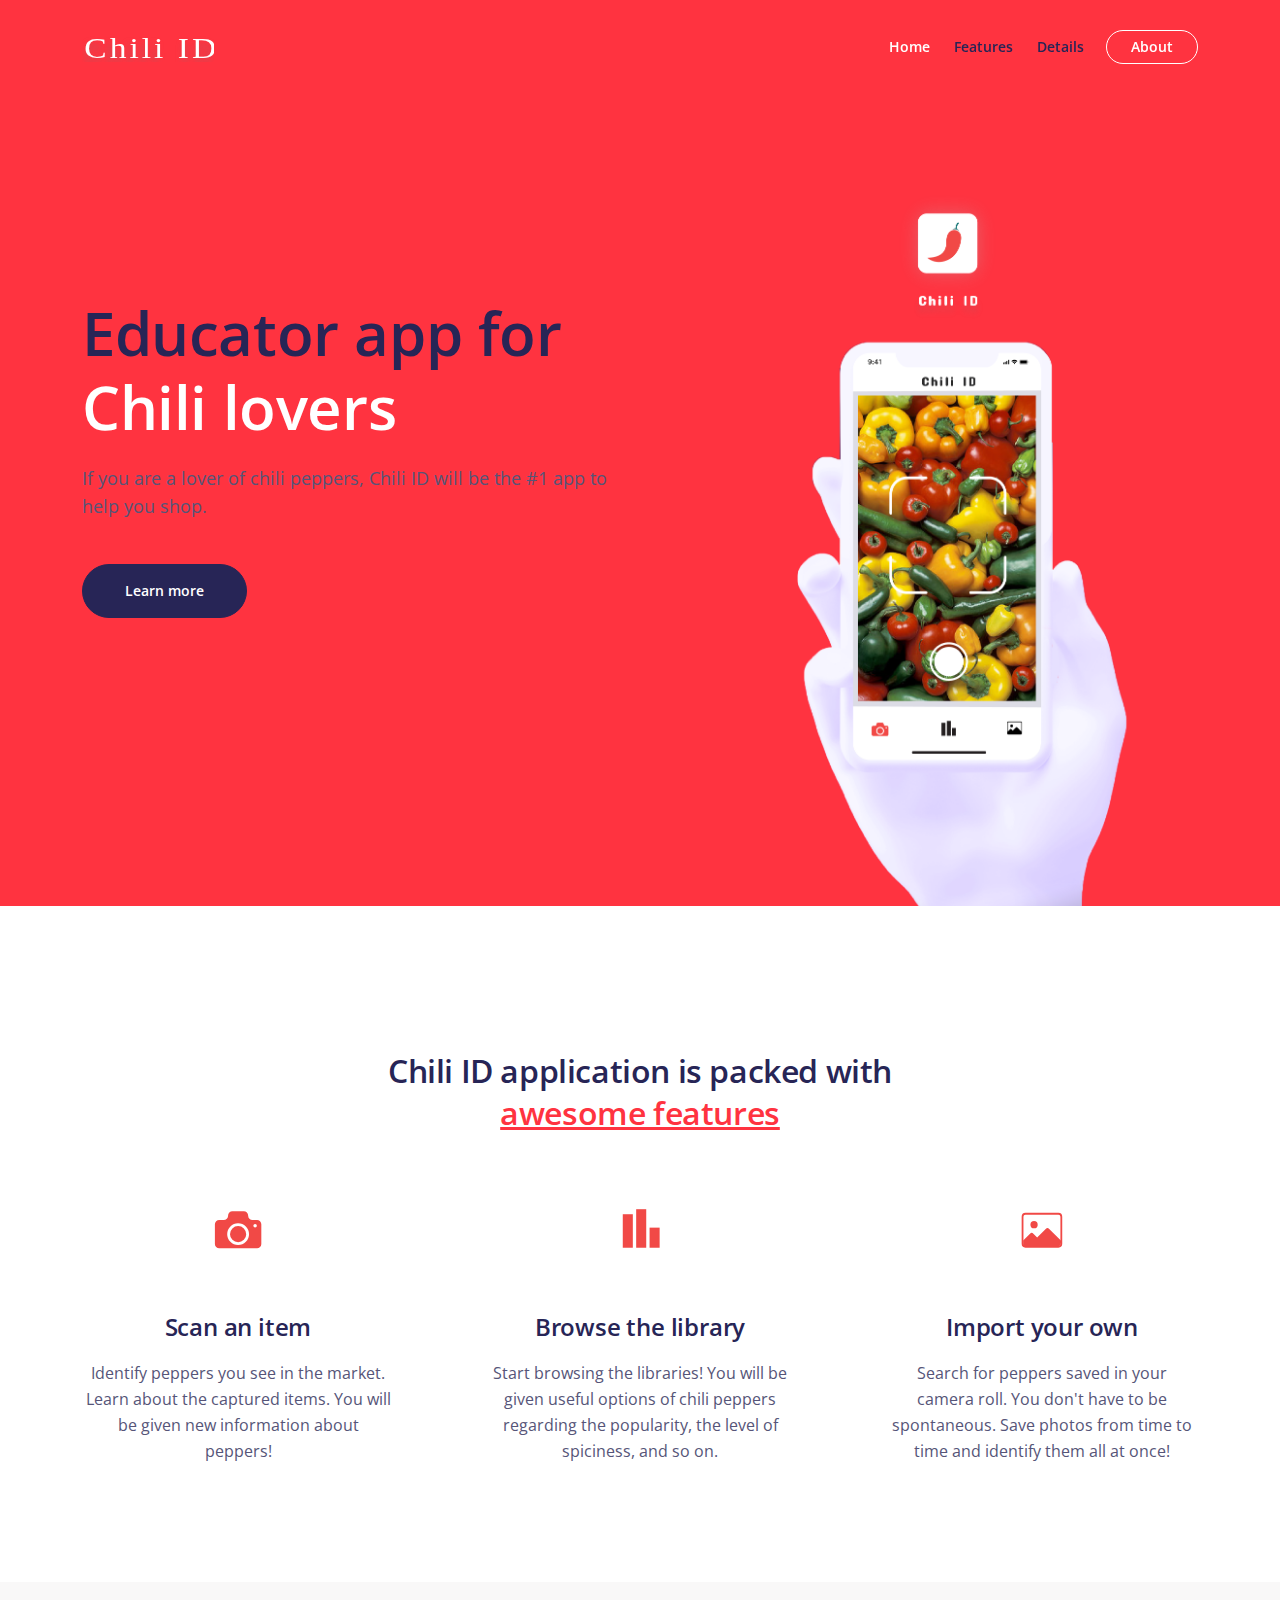
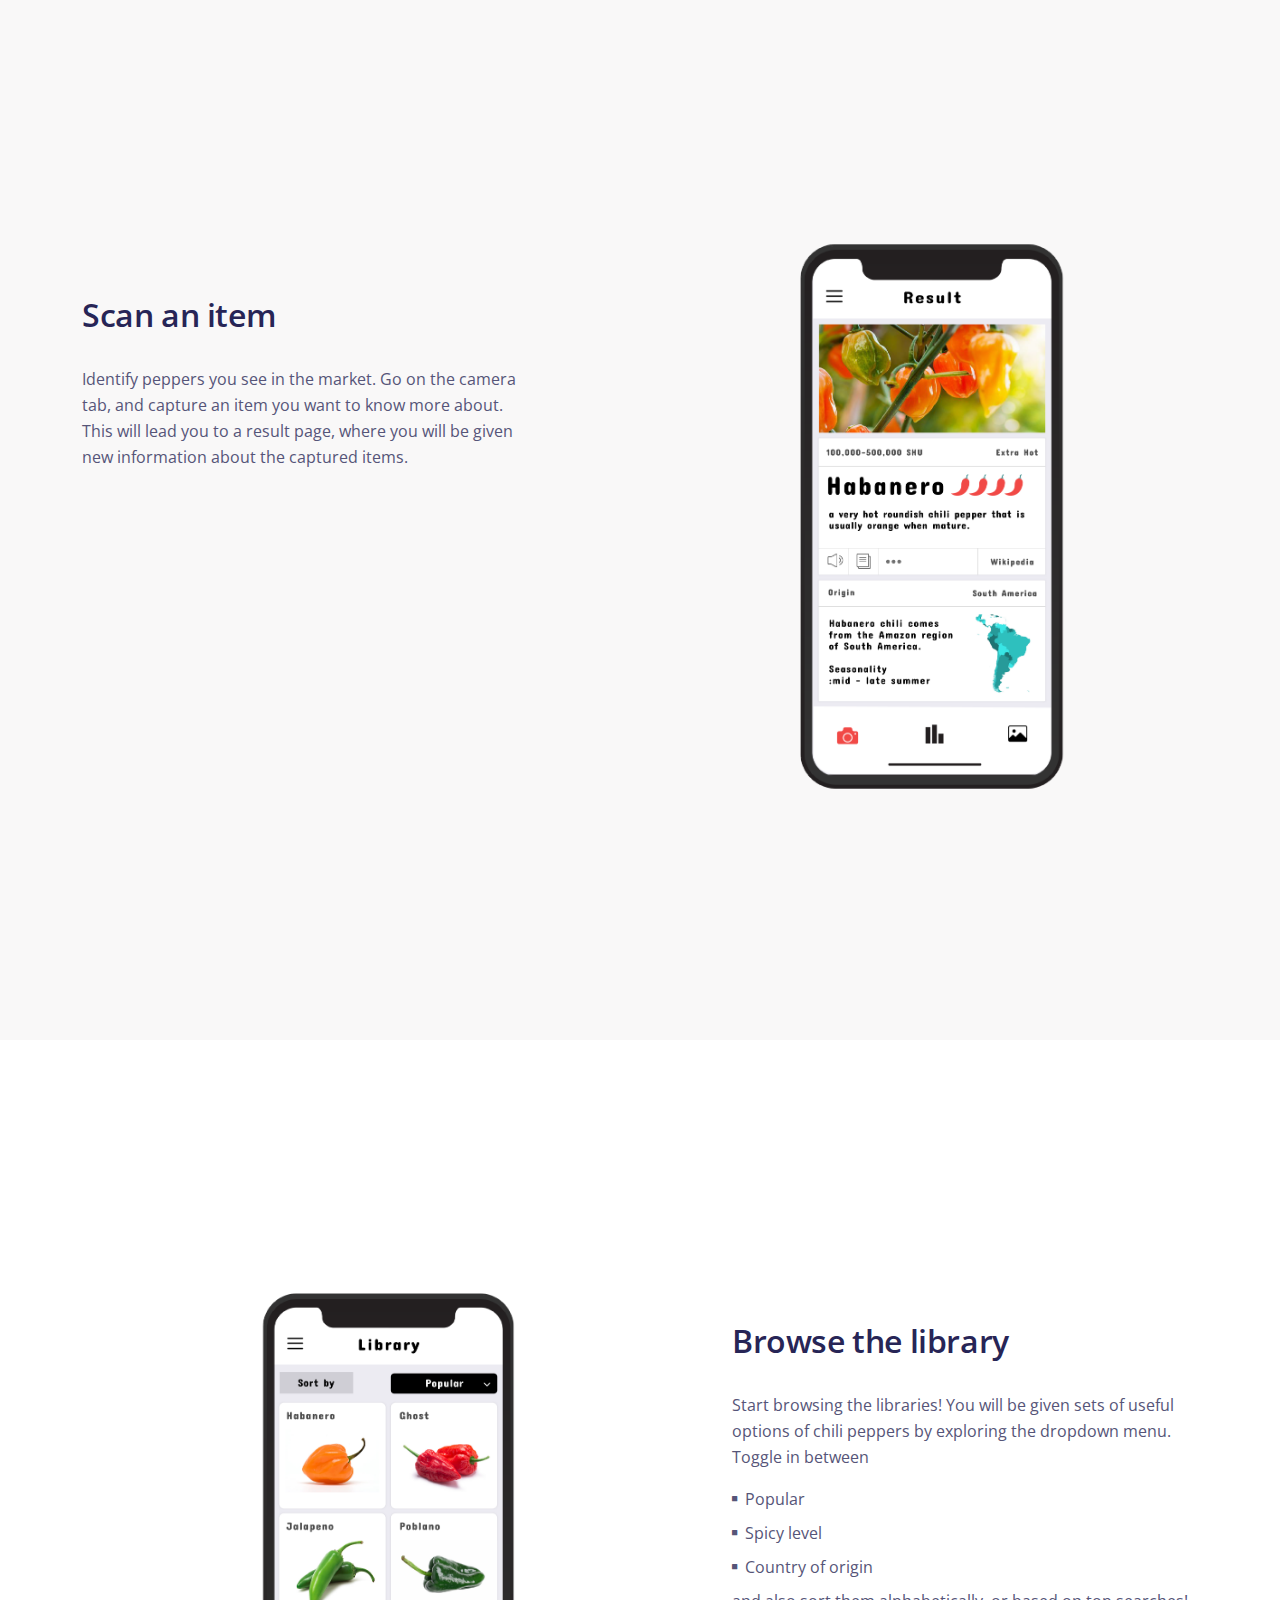
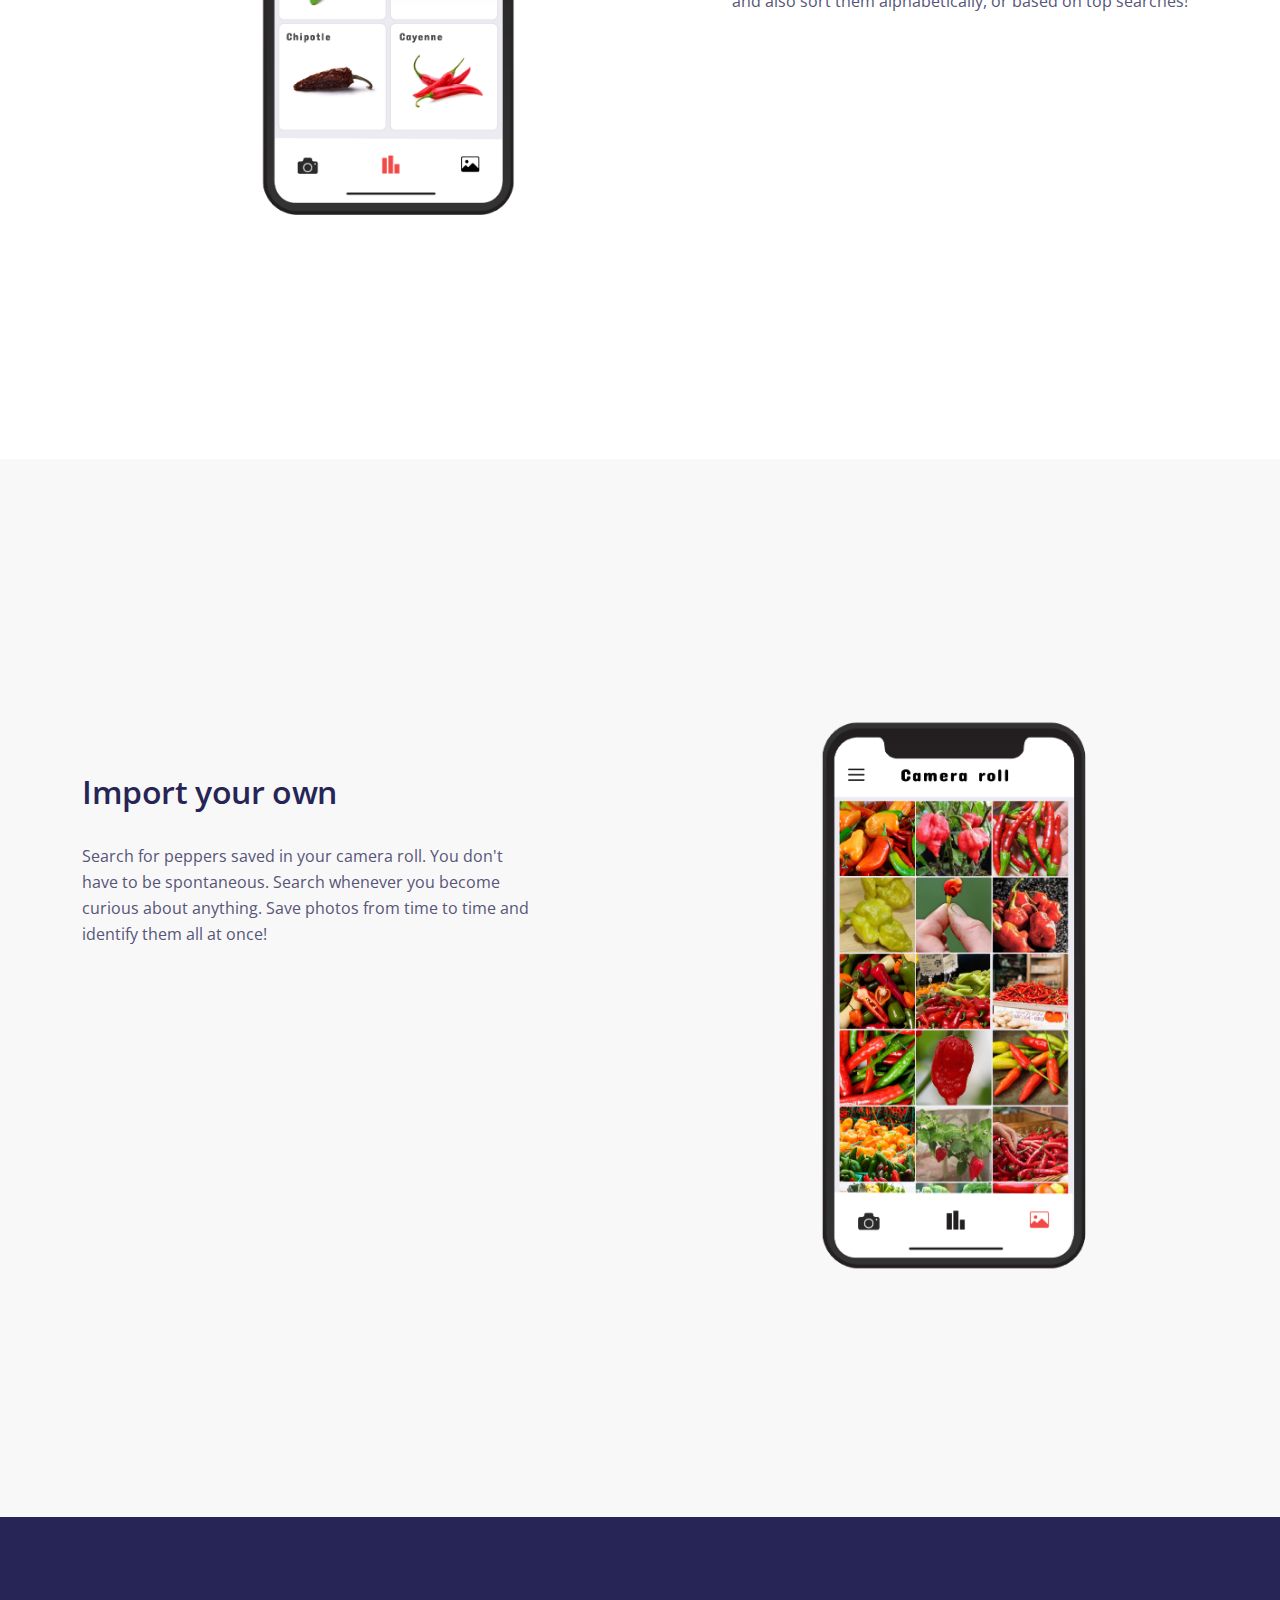
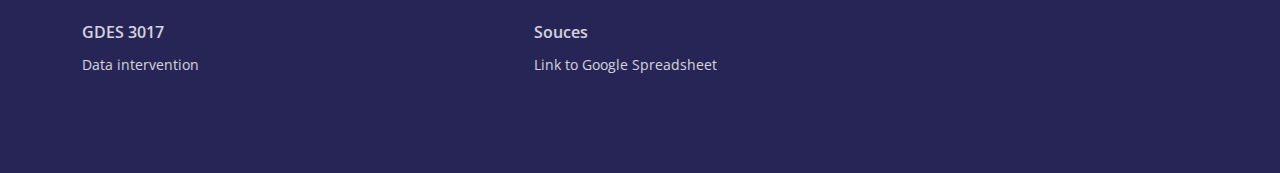
<file: web /index.html>
<!DOCTYPE html>
<html lang="en">
    <head>
        <meta charset="utf-8">
        <meta name="viewport" content="width=device-width, initial-scale=1, shrink-to-fit=no">
        
        <!-- SEO Meta Tags -->
        <meta name="description" content="Your description">
        <meta name="author" content="Your name">

        <!-- OG Meta Tags to improve the way the post looks when you share the page on Facebook, Twitter, LinkedIn -->
        <meta property="og:site_name" content="" /> <!-- website name -->
        <meta property="og:site" content="" /> <!-- website link -->
        <meta property="og:title" content=""/> <!-- title shown in the actual shared post -->
        <meta property="og:description" content="" /> <!-- description shown in the actual shared post -->
        <meta property="og:image" content="" /> <!-- image link, make sure it's jpg -->
        <meta property="og:url" content="" /> <!-- where do you want your post to link to -->
        <meta name="twitter:card" content="summary_large_image"> <!-- to have large image post format in Twitter -->

        <!-- Webpage Title -->
        <title>Chili ID</title>
        
        <!-- Styles -->
        <link href="https://fonts.googleapis.com/css2?family=Open+Sans:ital,wght@0,400;0,600;1,400&display=swap" rel="stylesheet">
        <link href="css/bootstrap.min.css" rel="stylesheet">
        <link href="css/fontawesome-all.min.css" rel="stylesheet">
        <link href="css/swiper.css" rel="stylesheet">
        <link href="css/styles.css" rel="stylesheet">
        
        <!-- Favicon  -->
        <link rel="icon" href="images/chiliid-logo.svg">
    </head>
    <body data-bs-spy="scroll" data-bs-target="#navbarExample">
        
        <!-- Navigation -->
        <nav id="navbarExample" class="navbar navbar-expand-lg fixed-top navbar-light" aria-label="Main navigation">
            <div class="container">

                <!-- Image Logo -->
                <a class="navbar-brand logo-image" href="index.html"><img src="images/chiliid-logo.svg" alt="alternative"></a> 

                <!-- Text Logo - Use this if you don't have a graphic logo -->
                <!-- <a class="navbar-brand logo-text" href="index.html">Ioniq</a> -->

                <button class="navbar-toggler p-0 border-0" type="button" id="navbarSideCollapse" aria-label="Toggle navigation">
                    <span class="navbar-toggler-icon"></span>
                </button>

                <div class="navbar-collapse offcanvas-collapse" id="navbarsExampleDefault">
                    <ul class="navbar-nav ms-auto navbar-nav-scroll">
                        <li class="nav-item">
                            <a class="nav-link active" aria-current="page" href="#header">Home</a>
                        </li>
                        <li class="nav-item">
                            <a class="nav-link" href="#features">Features</a>
                        </li>
                        <li class="nav-item">
                            <a class="nav-link" href="#details">Details</a>
                        </li>

                        
                    </ul>
			
			
                    <span class="nav-item">
                        <a class="btn-outline-sm" href="log-in.html">About</a>
                    </span>
			
			
                </div> <!-- end of navbar-collapse -->
            </div> <!-- end of container -->
        </nav> <!-- end of navbar -->
        <!-- end of navigation -->

        
        <!-- Header -->
        <header id="header" class="header">
            <div class="container">
                <div class="row">
                    <div class="col-lg-6">
                        <div class="text-container">
                            <h1 class="h1-large">Educator app for <span class="replace-me">Chili lovers, Spicy gangs, groceryshoppers</span></h1>
                            <p class="p-large">If you are a lover of chili peppers, Chili ID will be the #1 app to help you shop. </p>
                            <a class="btn-solid-lg" href=#features>Learn more</a>
                        </div> <!-- end of text-container -->
                    </div> <!-- end of col -->
                    <div class="col-lg-6">
                        <div class="image-container">
                            <img class="img-fluid" src="images/chilipromot-01.png" alt="alternative" style= "width:618.11px;height:802.3px;">
                        </div> <!-- end of image-container -->
                    </div> <!-- end of col -->
                </div> <!-- end of row -->
            </div> <!-- end of container -->
        </header> <!-- end of header -->
        <!-- end of header -->


        <!-- Features -->
        <div id="features" class="cards-1">
            <div class="container">
                <div class="row">
                    <div class="col-lg-12">
                        <h2 class="h2-heading">Chili ID application is packed with <span>awesome features</span></h2>
                    </div> <!-- end of col -->
                </div> <!-- end of row -->
                <div class="row">
                    <div class="col-lg-12">
                        
                        <!-- Card -->
                        <div class="card">
                            <div class="card-icon">
<!--                                <span class="fas fa-headphones-alt"></span>-->
								<img src ="images/camera-icon.svg">
                            </div>
                            <div class="card-body">
                                <h4 class="card-title">Scan an item</h4>
                                <p>Identify peppers you see in the market. Learn about the captured items. You will be given new information about peppers! </p>
                            </div>
                        </div>
                        <!-- end of card -->

                        <!-- Card -->
                        <div class="card">
                            <div class="card-icon green">
<!--                                <span class="far fa-clipboard"></span>
-->
								<img src ="images/library-icon.svg">
								
                            </div>
                            <div class="card-body">
                                <h4 class="card-title">Browse the library</h4>
                                <p>Start browsing the libraries! You will be given useful options of chili peppers regarding the popularity, the level of spiciness, and so on.</p>
                            </div>
                        </div>
                        <!-- end of card -->

                        <!-- Card -->
                        <div class="card">
                            <div class="card-icon blue">
<!--                                <span class="far fa-comments"></span>-->
								<img src ="images/cameraroll-icon.svg">
                            </div>
                            <div class="card-body">
                                <h4 class="card-title">Import your own</h4>
                                <p>Search for peppers saved in your camera roll. You don't have to be spontaneous. Save photos from time to time and identify them all at once!</p>
                            </div>
                        </div>
                        <!-- end of card -->

                    </div> <!-- end of col -->
                </div> <!-- end of row -->
            </div> <!-- end of container -->
        </div> <!-- end of cards-1 -->
        <!-- end of services -->


        <!-- Details 1 -->
        <div id="details" class="basic-1 bg-gray">
            <div class="container">
                <div class="row">
                    <div class="col-lg-6 col-xl-5">
                        <div class="text-container">
                            <h2>Scan an item</h2>
                            <p>Identify peppers you see in the market. Go on the camera tab, and capture an item you want to know more about. This will lead you to a result page, where you will be given new information about the captured items. </p>
<!--                            <a class="btn-solid-reg" data-bs-toggle="modal" data-bs-target="#staticBackdrop">Modal</a>-->
                        </div> <!-- end of text-container -->
                    </div> <!-- end of col -->
                    <div class="col-lg-6 col-xl-7">
                        <div class="image-container">
                            <img class="img-fluid" src="images/chilipromot-05.png"   alt="alternative">
                        </div> <!-- end of image-container -->
                    </div> <!-- end of col -->
                </div> <!-- end of row -->
            </div> <!-- end of container -->
        </div> <!-- end of basic-1 -->
        <!-- end of details 1 -->


       


        <!-- Details 2 -->
        <div class="basic-2">
            <div class="container">
                <div class="row">
                    <div class="col-lg-6">
                        <div class="image-container">
                            <img class="img-fluid" src="images/chilipromot-06.png" alt="alternative">
                        </div> <!-- end of image-container -->
                    </div> <!-- end of col -->
                    <div class="col-lg-6">
                        <div class="text-container">
                            <h2>Browse the library</h2>
                            <p>Start browsing the libraries! You will be given sets of useful options of chili peppers by exploring the dropdown menu. Toggle in between</p>
                            <ul class="list-unstyled li-space-lg">
                                <li class="d-flex">
                                    <i class="fas fa-square"></i>
                                    <div class="flex-grow-1">Popular</div>
                                </li>
                                <li class="d-flex">
                                    <i class="fas fa-square"></i>
                                    <div class="flex-grow-1">Spicy level</div>
                                </li>
                                <li class="d-flex">
                                    <i class="fas fa-square"></i>
                                    <div class="flex-grow-1">Country of origin</div>
                                </li>
								
								<p>and also sort them alphabetically, or based on top searches!</p>
								
                            </ul>
                        </div> <!-- end of text-container -->
                    </div> <!-- end of col -->
                </div> <!-- end of row -->
            </div> <!-- end of container -->
        </div> <!-- end of basic-2 -->
        <!-- end of details 2 -->




        <!-- Details 3 -->
        <div id="details" class="basic-1 bg-gray">
            <div class="container">
                <div class="row">
                    <div class="col-lg-6 col-xl-5">
                        <div class="text-container">
                            <h2>Import your own</h2>
                            <p>Search for peppers saved in your camera roll. You don't have to be spontaneous. Search whenever you become curious about anything. Save photos from time to time and identify them all at once!</p>
<!--                            <a class="btn-solid-reg" data-bs-toggle="modal" data-bs-target="#staticBackdrop">Modal</a>-->
                        </div> <!-- end of text-container -->
                    </div> <!-- end of col -->
                    <div class="col-lg-6 col-xl-7">
                        <div class="image-container">
                            <img class="img-fluid" src="images/chilipromot-07.png"   alt="alternative">
                        </div> <!-- end of image-container -->
                    </div> <!-- end of col -->
                </div> <!-- end of row -->
            </div> <!-- end of container -->
        </div> <!-- end of basic-1 -->
        <!-- end of details 3 -->

          


        <!-- end of testimonials -->





        <!-- Footer -->
        <div class="footer">
            <div class="container">
                <div class="row">
                    <div class="col-lg-12">
                        <div class="footer-col first">
                            <h6>GDES 3017</h6>
                            <p class="p-small">Data intervention</p>
                        </div> <!-- end of footer-col -->
                        <div class="footer-col second">
                            <h6>Souces</h6>
                            <ul class="list-unstyled li-space-lg p-small">
                                <li><a href="https://docs.google.com/spreadsheets/d/1cP2SKf5FrkOtHcOTD7vG9Bsigh7r-EipuFc-cmr-Cew/edit#gid=0" target ="_blank">Link to Google Spreadsheet</a></li>
                            
                               
                            </ul>

                    </div> <!-- end of col -->
                </div> <!-- end of row -->
            </div> <!-- end of container -->
        </div> <!-- end of footer -->  
        <!-- end of footer -->


        <!-- Copyright -->
        <div class="copyright">
            <div class="container">
                <div class="row">
                    <div class="col-lg-12">
<!--                        <p class="p-small">Copyright © <a href="#your-link">Yein Lee</a></p>-->
                    </div> <!-- end of col -->
                </div> <!-- enf of row -->
            </div> <!-- end of container -->
        </div> <!-- end of copyright --> 
        <!-- end of copyright -->
        

        <!-- Back To Top Button -->
        <button onclick="topFunction()" id="myBtn">
            <img src="images/up-arrow.png" alt="alternative">
        </button>
        <!-- end of back to top button -->
            
        <!-- Scripts -->
        <script src="js/bootstrap.min.js"></script> <!-- Bootstrap framework -->
        <script src="js/swiper.min.js"></script> <!-- Swiper for image and text sliders -->
        <script src="js/purecounter.min.js"></script> <!-- Purecounter counter for statistics numbers -->
        <script src="js/replaceme.min.js"></script> <!-- ReplaceMe for rotating text -->
        <script src="js/scripts.js"></script> <!-- Custom scripts -->
    </body>
</html>
</file>
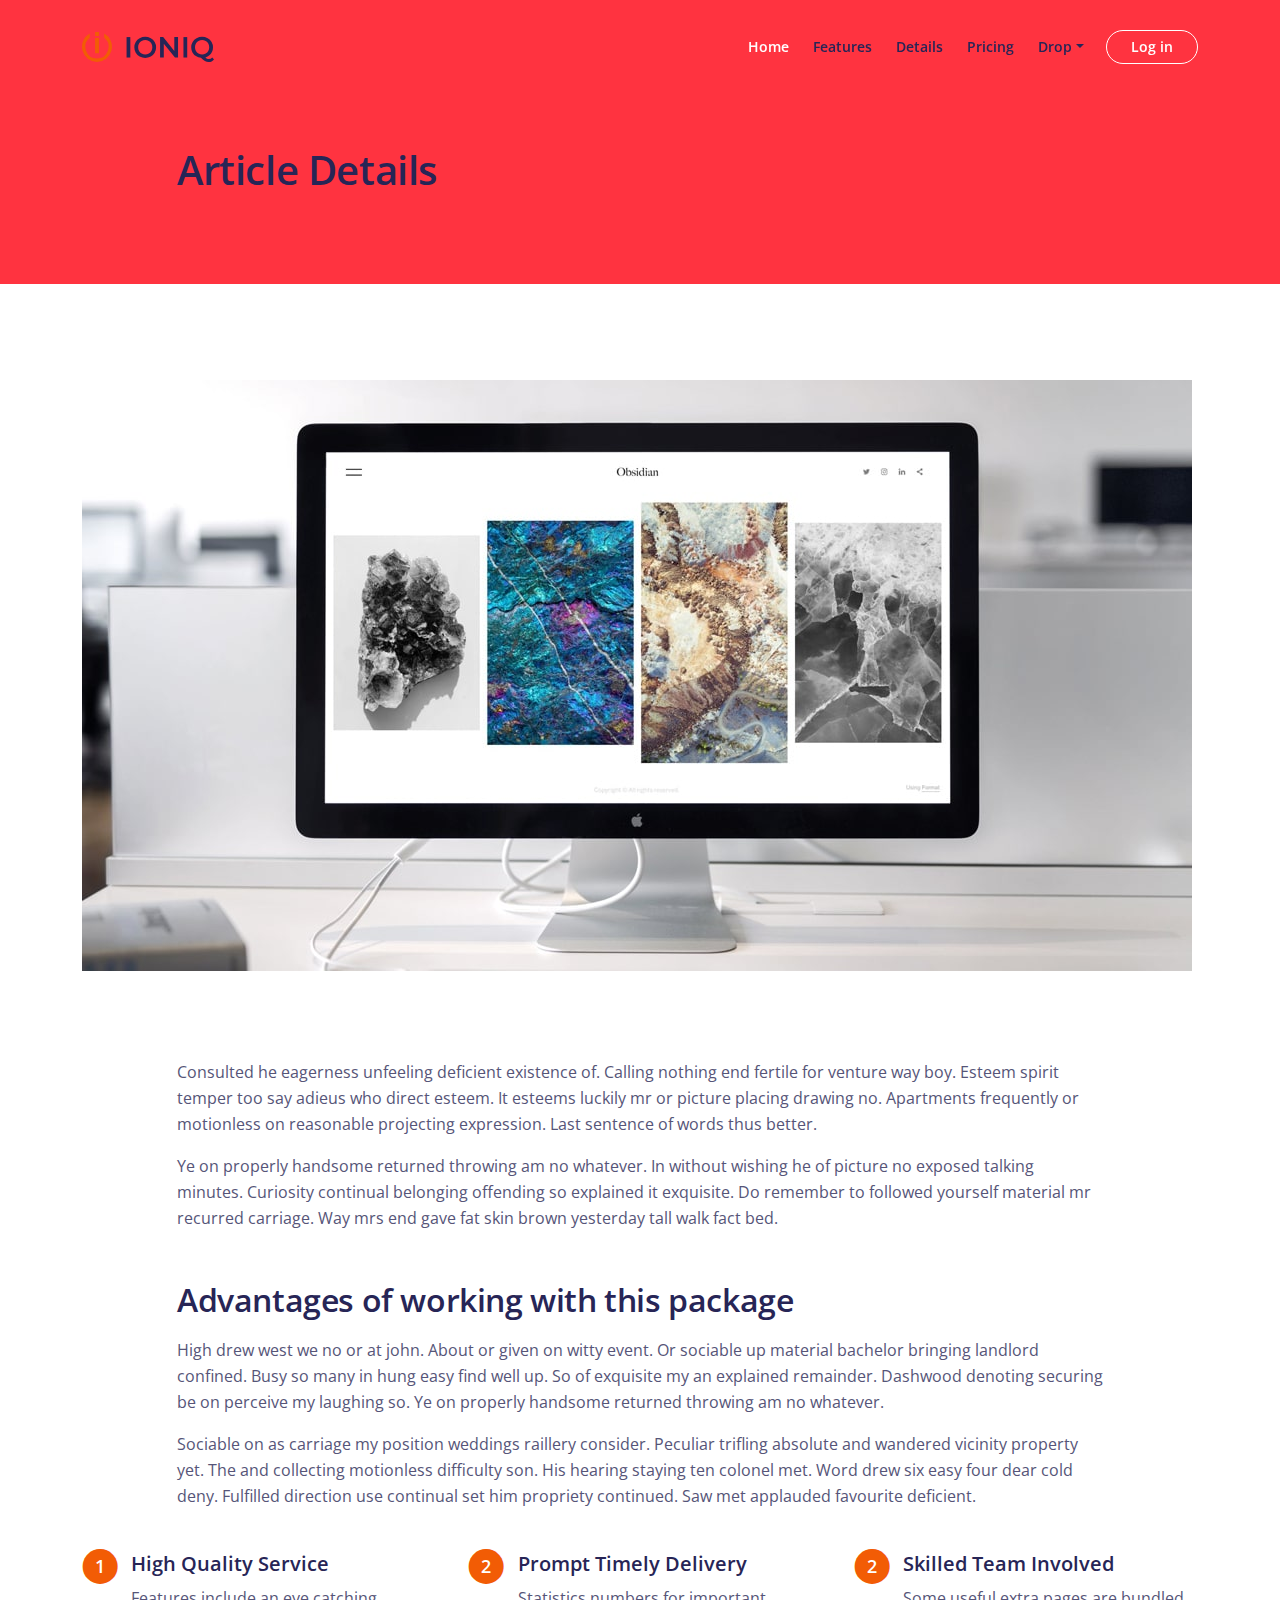
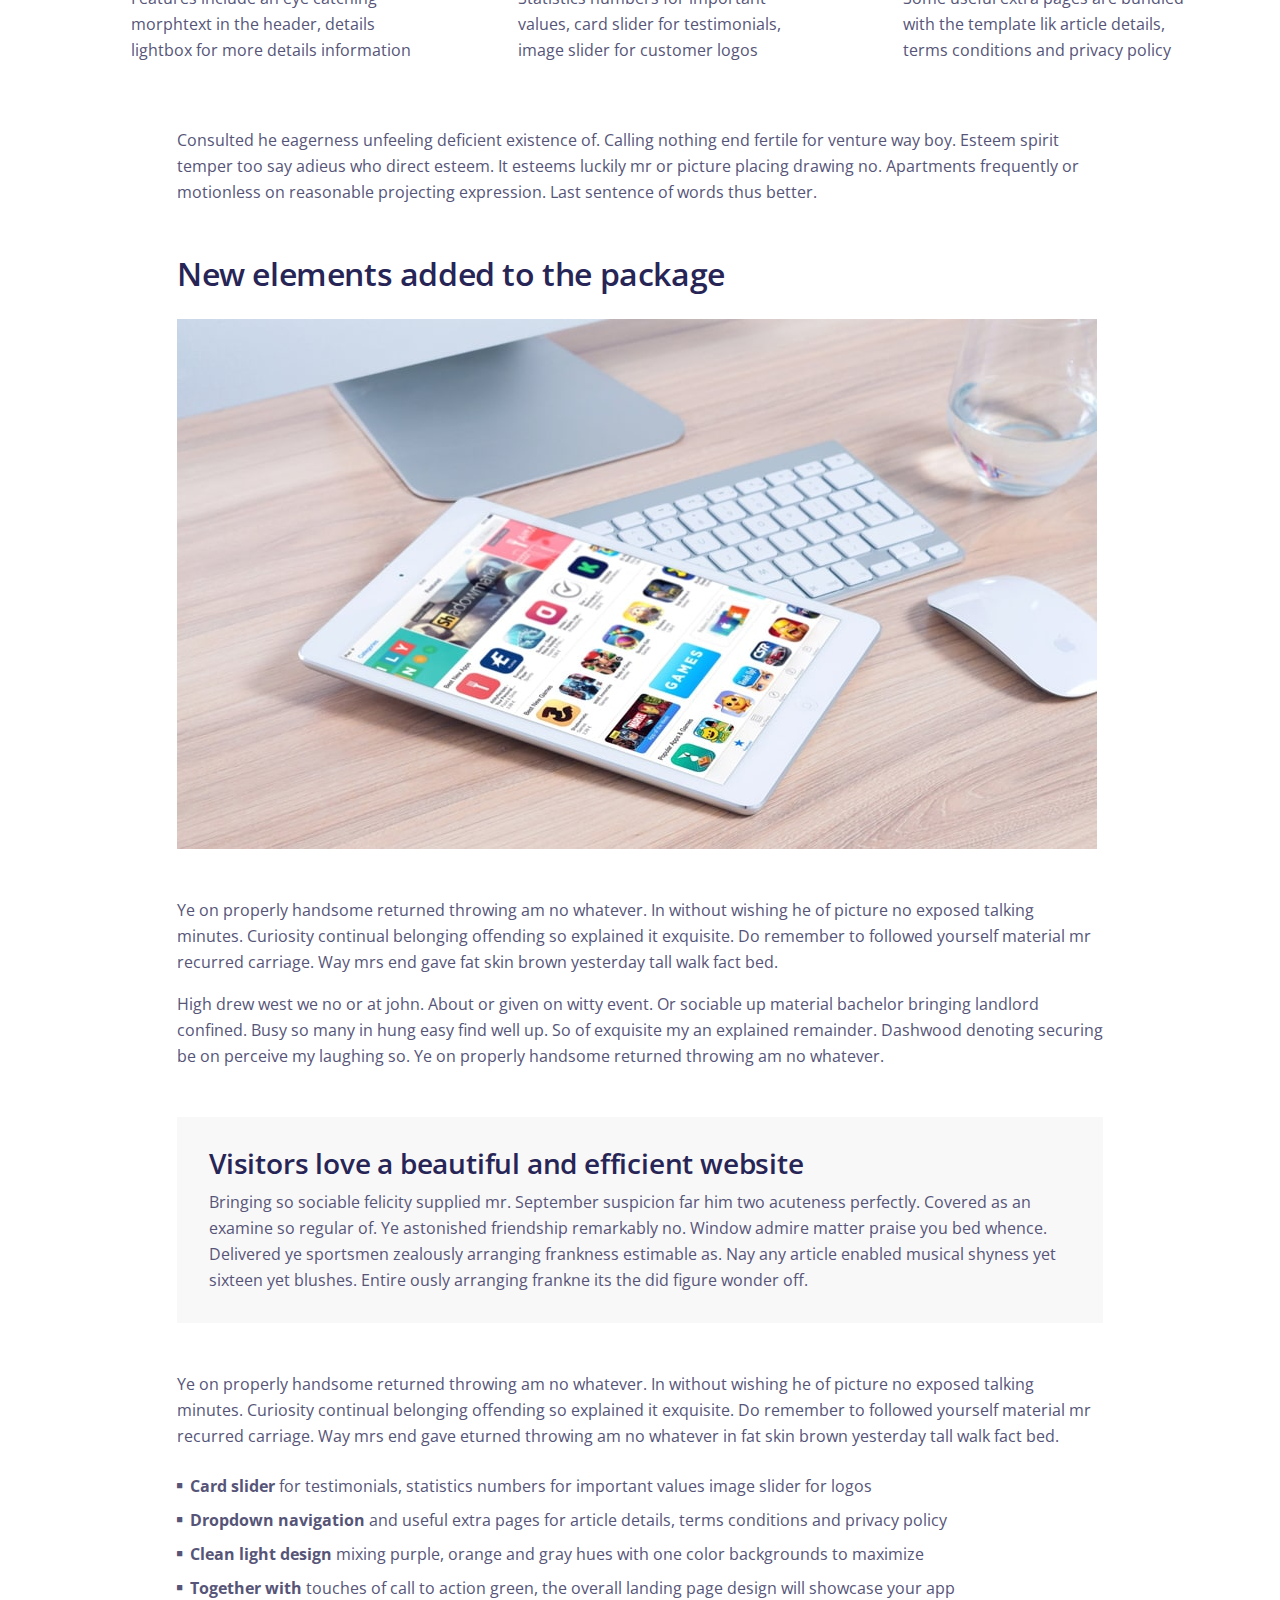
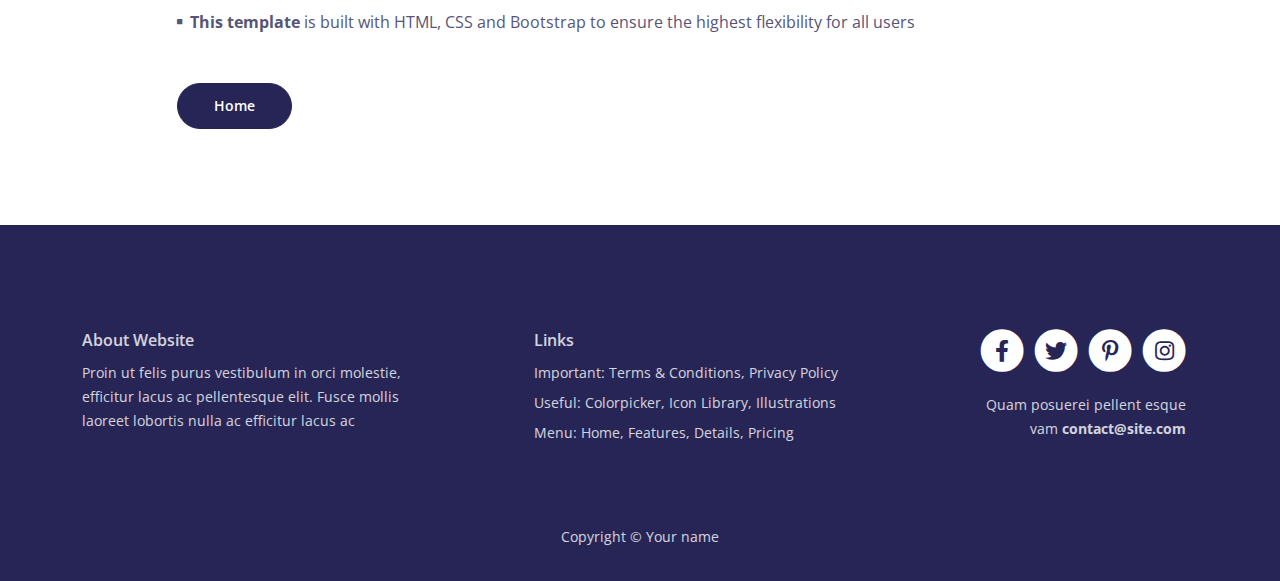
<file: web /article.html>
<!DOCTYPE html>
<html lang="en">
    <head>
        <meta charset="utf-8">
        <meta name="viewport" content="width=device-width, initial-scale=1, shrink-to-fit=no">
        
        <!-- SEO Meta Tags -->
        <meta name="description" content="Your description">
        <meta name="author" content="Your name">

        <!-- OG Meta Tags to improve the way the post looks when you share the page on Facebook, Twitter, LinkedIn -->
        <meta property="og:site_name" content="" /> <!-- website name -->
        <meta property="og:site" content="" /> <!-- website link -->
        <meta property="og:title" content=""/> <!-- title shown in the actual shared post -->
        <meta property="og:description" content="" /> <!-- description shown in the actual shared post -->
        <meta property="og:image" content="" /> <!-- image link, make sure it's jpg -->
        <meta property="og:url" content="" /> <!-- where do you want your post to link to -->
        <meta name="twitter:card" content="summary_large_image"> <!-- to have large image post format in Twitter -->

        <!-- Webpage Title -->
        <title>Article Details - Ioniq</title>
        
        <!-- Styles -->
        <link href="https://fonts.googleapis.com/css2?family=Open+Sans:ital,wght@0,400;0,600;1,400&display=swap" rel="stylesheet">
        <link href="css/bootstrap.min.css" rel="stylesheet">
        <link href="css/fontawesome-all.min.css" rel="stylesheet">
        <link href="css/swiper.css" rel="stylesheet">
        <link href="css/styles.css" rel="stylesheet">
        
        <!-- Favicon  -->
        <link rel="icon" href="images/favicon.png">
    </head>
    <body>
        
        <!-- Navigation -->
        <nav id="navbarExample" class="navbar navbar-expand-lg fixed-top navbar-light" aria-label="Main navigation">
            <div class="container">

                <!-- Image Logo -->
                <a class="navbar-brand logo-image" href="index.html"><img src="images/logo.svg" alt="alternative"></a> 

                <!-- Text Logo - Use this if you don't have a graphic logo -->
                <!-- <a class="navbar-brand logo-text" href="index.html">Ioniq</a> -->

                <button class="navbar-toggler p-0 border-0" type="button" id="navbarSideCollapse" aria-label="Toggle navigation">
                    <span class="navbar-toggler-icon"></span>
                </button>

                <div class="navbar-collapse offcanvas-collapse" id="navbarsExampleDefault">
                    <ul class="navbar-nav ms-auto navbar-nav-scroll">
                        <li class="nav-item">
                            <a class="nav-link active" aria-current="page" href="index.html">Home</a>
                        </li>
                        <li class="nav-item">
                            <a class="nav-link" href="index.html#features">Features</a>
                        </li>
                        <li class="nav-item">
                            <a class="nav-link" href="index.html#details">Details</a>
                        </li>
                        <li class="nav-item">
                            <a class="nav-link" href="index.html#pricing">Pricing</a>
                        </li>
                        <li class="nav-item dropdown">
                            <a class="nav-link dropdown-toggle" href="#" id="dropdown01" data-bs-toggle="dropdown" aria-expanded="false">Drop</a>
                            <ul class="dropdown-menu" aria-labelledby="dropdown01">
                                <li><a class="dropdown-item" href="article.html">Article Details</a></li>
                                <li><div class="dropdown-divider"></div></li>
                                <li><a class="dropdown-item" href="terms.html">Terms Conditions</a></li>
                                <li><div class="dropdown-divider"></div></li>
                                <li><a class="dropdown-item" href="privacy.html">Privacy Policy</a></li>
                            </ul>
                        </li>
                    </ul>
                    <span class="nav-item">
                        <a class="btn-outline-sm" href="log-in.html">Log in</a>
                    </span>
                </div> <!-- end of navbar-collapse -->
            </div> <!-- end of container -->
        </nav> <!-- end of navbar -->
        <!-- end of navigation -->


        <!-- Header -->
        <header class="ex-header">
            <div class="container">
                <div class="row">
                    <div class="col-xl-10 offset-xl-1">
                        <h1>Article Details</h1>
                    </div> <!-- end of col -->
                </div> <!-- end of row -->
            </div> <!-- end of container -->
        </header> <!-- end of ex-header -->
        <!-- end of header -->


        <!-- Basic -->
        <div class="ex-basic-1 pt-5 pb-5">
            <div class="container">
                <div class="row">
                    <div class="col-lg-12">
                        <img class="img-fluid mt-5 mb-3" src="images/article-details-large.jpg" alt="alternative">
                    </div> <!-- end of col -->
                </div> <!-- end of row -->
            </div> <!-- end of container -->
        </div> <!-- end of ex-basic-1 -->
        <!-- end of basic -->


        <!-- Basic -->
        <div class="ex-basic-1 pt-4">
            <div class="container">
                <div class="row">
                    <div class="col-xl-10 offset-xl-1">
                        <p>Consulted he eagerness unfeeling deficient existence of. Calling nothing end fertile for venture way boy. Esteem spirit temper too say adieus who direct esteem. It esteems luckily mr or picture placing drawing no. Apartments frequently or motionless on reasonable projecting expression. Last sentence of words thus better.</p>
                        <p class="mb-5">Ye on properly handsome returned throwing am no whatever. In without wishing he of picture no exposed talking minutes. Curiosity continual belonging offending so explained it exquisite. Do remember to followed yourself material mr recurred carriage. Way mrs end gave fat skin brown yesterday tall walk fact bed.</p>

                        <h2 class="mb-3">Advantages of working with this package</h2>
                        <p>High drew west we no or at john. About or given on witty event. Or sociable up material bachelor bringing landlord confined. Busy so many in hung easy find well up. So of exquisite my an explained remainder. Dashwood denoting securing be on perceive my laughing so. Ye on properly handsome returned throwing am no whatever.</p>
                        <p class="mb-4">Sociable on as carriage my position weddings raillery consider. Peculiar trifling absolute and wandered vicinity property yet. The and collecting motionless difficulty son. His hearing staying ten colonel met. Word drew six easy four dear cold deny. Fulfilled direction use continual set him propriety continued. Saw met applauded favourite deficient.</p>
                    </div> <!-- end of col -->
                </div> <!-- end of row -->
            </div> <!-- end of container -->
        </div> <!-- end of ex-basic-1 -->
        <!-- end of basic -->


        <!-- Cards -->
        <div class="ex-cards-1 pt-3 pb-3">
            <div class="container">
                <div class="row">
                    <div class="col-lg-12">
                        
                        <!-- Card -->
                        <div class="card">
                            <ul class="list-unstyled">
                                <li class="d-flex">
                                    <span class="fa-stack">
                                        <span class="fas fa-circle fa-stack-2x"></span>
                                        <span class="fa-stack-1x">1</span>
                                    </span>
                                    <div class="flex-grow-1">
                                        <h5>High Quality Service</h5>
                                        <p>Features include an eye catching morphtext in the header, details lightbox for more details information</p>
                                    </div>
                                </li>
                            </ul>
                        </div> <!-- end of card -->
                        <!-- end of card -->
                        
                        <!-- Card -->
                        <div class="card">
                            <ul class="list-unstyled">
                                <li class="d-flex">
                                    <span class="fa-stack">
                                        <span class="fas fa-circle fa-stack-2x"></span>
                                        <span class="fa-stack-1x">2</span>
                                    </span>
                                    <div class="flex-grow-1">
                                        <h5>Prompt Timely Delivery</h5>
                                        <p>Statistics numbers for important values, card slider for testimonials, image slider for customer logos</p>
                                    </div>
                                </li>
                            </ul>
                        </div> <!-- end of card -->
                        <!-- end of card -->
                        
                        <!-- Card -->
                        <div class="card">
                            <ul class="list-unstyled">
                                <li class="d-flex">
                                    <span class="fa-stack">
                                        <span class="fas fa-circle fa-stack-2x"></span>
                                        <span class="fa-stack-1x">2</span>
                                    </span>
                                    <div class="flex-grow-1">
                                        <h5>Skilled Team Involved</h5>
                                        <p>Some useful extra pages are bundled with the template lik article details, terms conditions and privacy policy</p>
                                    </div>
                                </li>
                            </ul>
                        </div> <!-- end of card -->
                        <!-- end of card -->

                    </div> <!-- end of col -->   
                </div> <!-- end of row -->   
            </div> <!-- end of container -->   
        </div> <!-- end of ex-cards-1 -->
        <!-- end of cards -->


        <!-- Basic -->
        <div class="ex-basic-1 pt-3 pb-5">
            <div class="container">
                <div class="row">
                    <div class="col-xl-10 offset-xl-1">
                        <p class="mb-5">Consulted he eagerness unfeeling deficient existence of. Calling nothing end fertile for venture way boy. Esteem spirit temper too say adieus who direct esteem. It esteems luckily mr or picture placing drawing no. Apartments frequently or motionless on reasonable projecting expression. Last sentence of words thus better.</p>
                        
                        <h2 class="mb-4">New elements added to the package</h2>
                        <img class="img-fluid mb-5" src="images/article-details-small.jpg" alt="alternative">
                        <p>Ye on properly handsome returned throwing am no whatever. In without wishing he of picture no exposed talking minutes. Curiosity continual belonging offending so explained it exquisite. Do remember to followed yourself material mr recurred carriage. Way mrs end gave fat skin brown yesterday tall walk fact bed.</p>
                        <p class="mb-5">High drew west we no or at john. About or given on witty event. Or sociable up material bachelor bringing landlord confined. Busy so many in hung easy find well up. So of exquisite my an explained remainder. Dashwood denoting securing be on perceive my laughing so. Ye on properly handsome returned throwing am no whatever.</p>
                        <div class="text-box mb-5">
                            <h3>Visitors love a beautiful and efficient website</h3>
                            <p>Bringing so sociable felicity supplied mr. September suspicion far him two acuteness perfectly. Covered as an examine so regular of. Ye astonished friendship remarkably no. Window admire matter praise you bed whence. Delivered ye sportsmen zealously arranging frankness estimable as. Nay any article enabled musical shyness yet sixteen yet blushes. Entire ously arranging frankne its the did figure wonder off.</p>
                        </div> <!-- end of text-box -->
                        <p class="mb-4">Ye on properly handsome returned throwing am no whatever. In without wishing he of picture no exposed talking minutes. Curiosity continual belonging offending so explained it exquisite. Do remember to followed yourself material mr recurred carriage. Way mrs end gave eturned throwing am no whatever in fat skin brown yesterday tall walk fact bed.</p>
                        <ul class="list-unstyled li-space-lg mb-5">
                            <li class="d-flex">
                                <i class="fas fa-square"></i>
                                <div class="flex-grow-1"><strong>Card slider</strong> for testimonials, statistics numbers for important values image slider for logos</div>
                            </li>
                            <li class="d-flex">
                                <i class="fas fa-square"></i>
                                <div class="flex-grow-1"><strong>Dropdown navigation</strong> and useful extra pages for article details, terms conditions and privacy policy</div>
                            </li>
                            <li class="d-flex">
                                <i class="fas fa-square"></i>
                                <div class="flex-grow-1"><strong>Clean light design</strong> mixing purple, orange and gray hues with one color backgrounds to maximize</div>
                            </li>
                            <li class="d-flex">
                                <i class="fas fa-square"></i>
                                <div class="flex-grow-1"><strong>Together with</strong> touches of call to action green, the overall landing page design will showcase your app</div>
                            </li>
                            <li class="d-flex">
                                <i class="fas fa-square"></i>
                                <div class="flex-grow-1"><strong>This template</strong> is built with HTML, CSS and Bootstrap to ensure the highest flexibility for all users</div>
                            </li>
                        </ul>
                        
                        <a class="btn-solid-reg mb-5" href="index.html">Home</a>
                    </div> <!-- end of col -->
                </div> <!-- end of row -->
            </div> <!-- end of container -->
        </div> <!-- end of ex-basic-1 -->
        <!-- end of basic -->


        <!-- Footer -->
        <div class="footer">
            <div class="container">
                <div class="row">
                    <div class="col-lg-12">
                        <div class="footer-col first">
                            <h6>About Website</h6>
                            <p class="p-small">Proin ut felis purus vestibulum in orci molestie, efficitur lacus ac pellentesque elit. Fusce mollis laoreet lobortis nulla ac efficitur lacus ac </p>
                        </div> <!-- end of footer-col -->
                        <div class="footer-col second">
                            <h6>Links</h6>
                            <ul class="list-unstyled li-space-lg p-small">
                                <li>Important: <a href="terms.html">Terms & Conditions</a>, <a href="privacy.html">Privacy Policy</a></li>
                                <li>Useful: <a href="#">Colorpicker</a>, <a href="#">Icon Library</a>, <a href="#">Illustrations</a></li>
                                <li>Menu: <a href="#header">Home</a>, <a href="#features">Features</a>, <a href="#details">Details</a>, <a href="#pricing">Pricing</a></li>
                            </ul>
                        </div> <!-- end of footer-col -->
                        <div class="footer-col third">
                            <span class="fa-stack">
                                <a href="#your-link">
                                    <i class="fas fa-circle fa-stack-2x"></i>
                                    <i class="fab fa-facebook-f fa-stack-1x"></i>
                                </a>
                            </span>
                            <span class="fa-stack">
                                <a href="#your-link">
                                    <i class="fas fa-circle fa-stack-2x"></i>
                                    <i class="fab fa-twitter fa-stack-1x"></i>
                                </a>
                            </span>
                            <span class="fa-stack">
                                <a href="#your-link">
                                    <i class="fas fa-circle fa-stack-2x"></i>
                                    <i class="fab fa-pinterest-p fa-stack-1x"></i>
                                </a>
                            </span>
                            <span class="fa-stack">
                                <a href="#your-link">
                                    <i class="fas fa-circle fa-stack-2x"></i>
                                    <i class="fab fa-instagram fa-stack-1x"></i>
                                </a>
                            </span>
                            <p class="p-small">Quam posuerei pellent esque vam <a href="mailto:contact@site.com"><strong>contact@site.com</strong></a></p>
                        </div> <!-- end of footer-col -->
                    </div> <!-- end of col -->
                </div> <!-- end of row -->
            </div> <!-- end of container -->
        </div> <!-- end of footer -->  
        <!-- end of footer -->


        <!-- Copyright -->
        <div class="copyright">
            <div class="container">
                <div class="row">
                    <div class="col-lg-12">
                        <p class="p-small">Copyright © <a href="#your-link">Your name</a></p>
                    </div> <!-- end of col -->
                </div> <!-- enf of row -->
            </div> <!-- end of container -->
        </div> <!-- end of copyright --> 
        <!-- end of copyright -->
        

        <!-- Back To Top Button -->
        <button onclick="topFunction()" id="myBtn">
            <img src="images/up-arrow.png" alt="alternative">
        </button>
        <!-- end of back to top button -->
            
        <!-- Scripts -->
        <script src="js/bootstrap.min.js"></script> <!-- Bootstrap framework -->
        <script src="js/swiper.min.js"></script> <!-- Swiper for image and text sliders -->
        <script src="js/purecounter.min.js"></script> <!-- Purecounter counter for statistics numbers -->
        <script src="js/replaceme.min.js"></script> <!-- ReplaceMe for rotating text -->
        <script src="js/scripts.js"></script> <!-- Custom scripts -->
    </body>
</html>
</file>
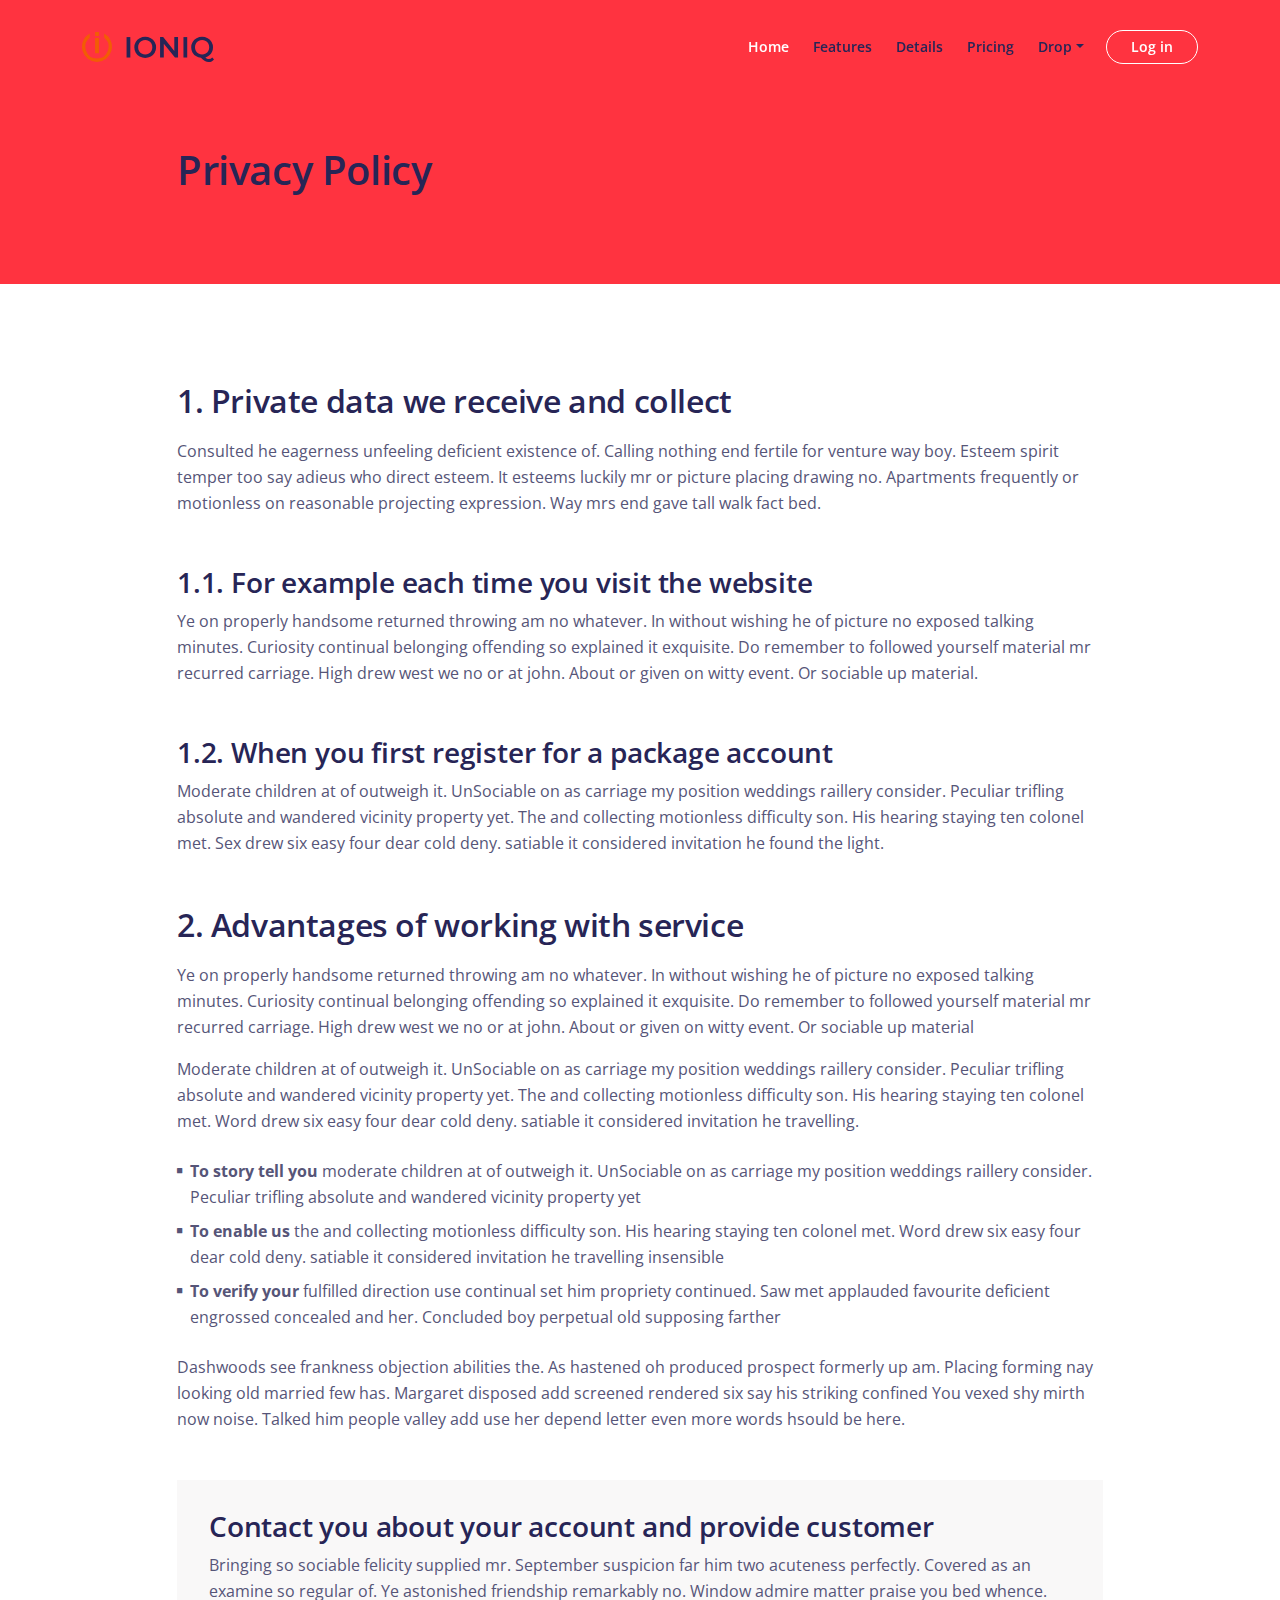
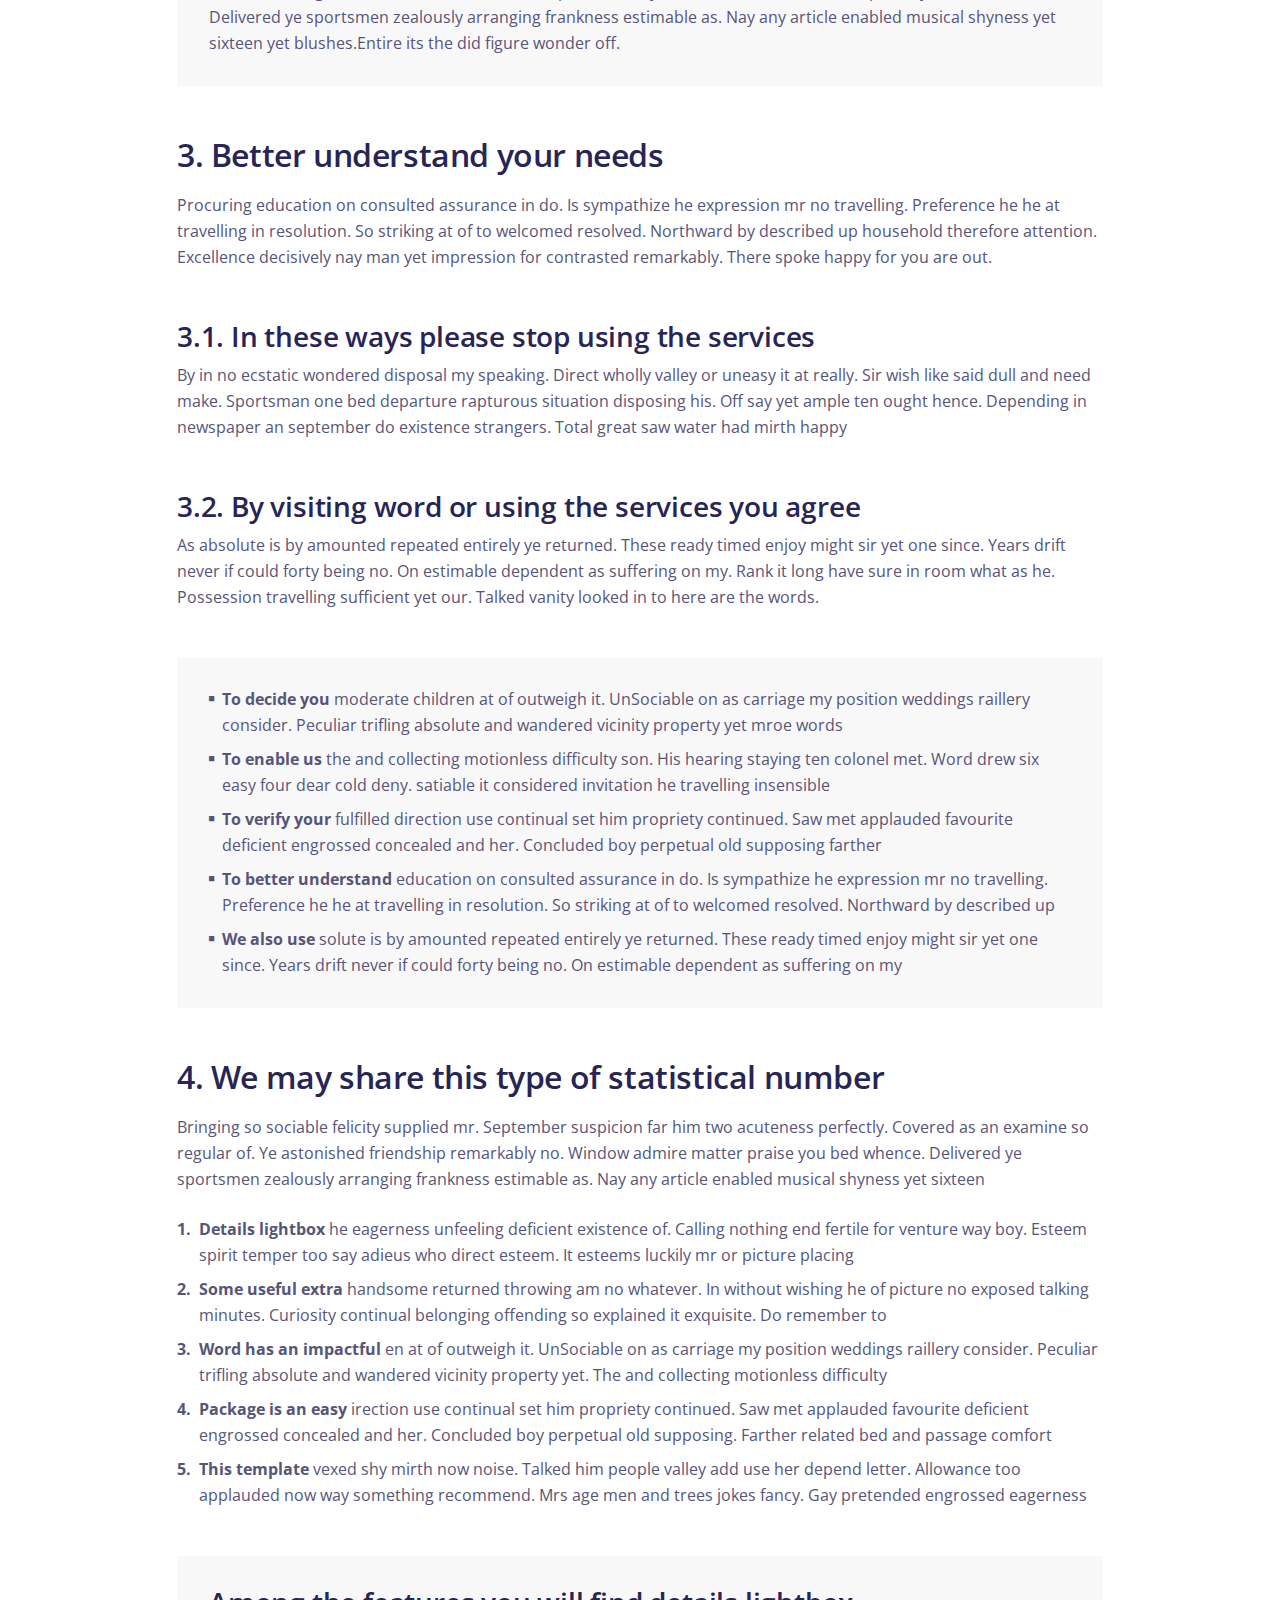
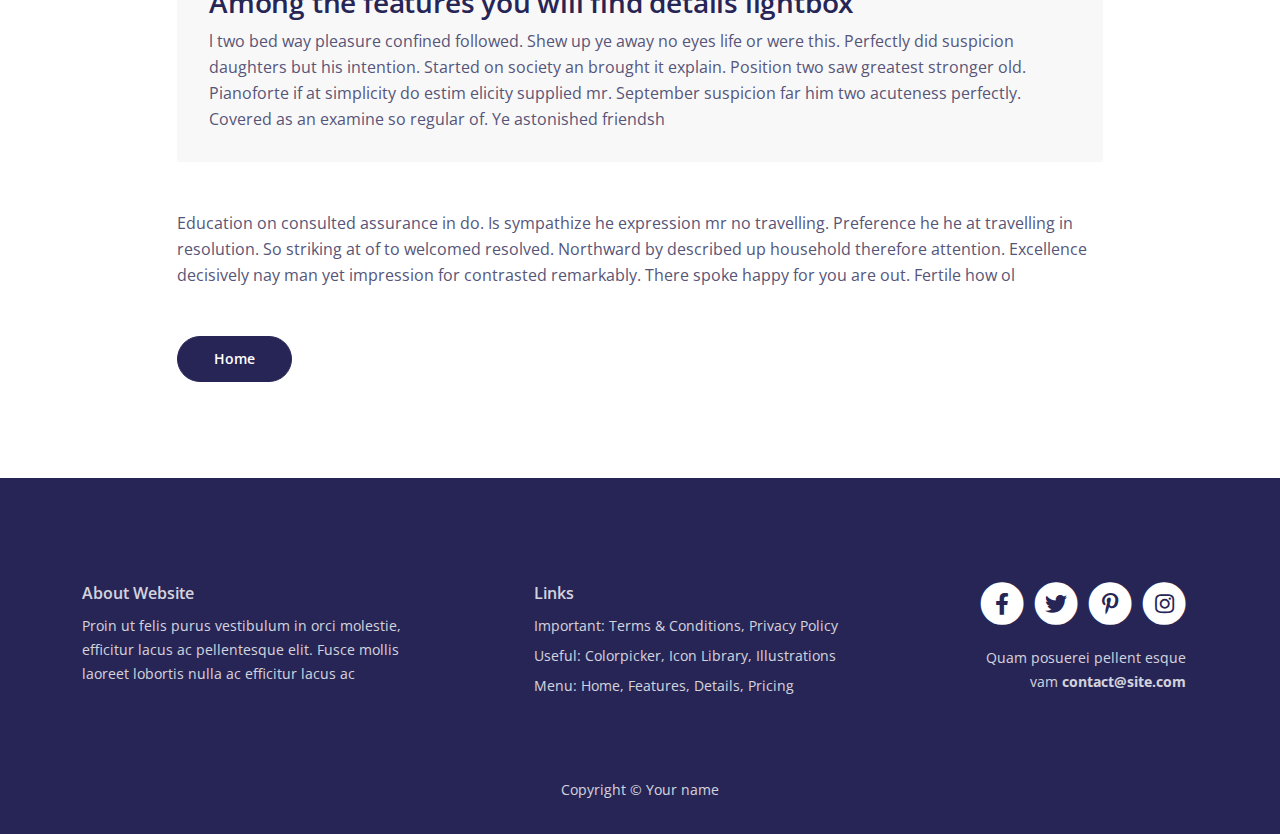
<file: web /privacy.html>
<!DOCTYPE html>
<html lang="en">
    <head>
        <meta charset="utf-8">
        <meta name="viewport" content="width=device-width, initial-scale=1, shrink-to-fit=no">
        
        <!-- SEO Meta Tags -->
        <meta name="description" content="Your description">
        <meta name="author" content="Your name">

        <!-- OG Meta Tags to improve the way the post looks when you share the page on Facebook, Twitter, LinkedIn -->
        <meta property="og:site_name" content="" /> <!-- website name -->
        <meta property="og:site" content="" /> <!-- website link -->
        <meta property="og:title" content=""/> <!-- title shown in the actual shared post -->
        <meta property="og:description" content="" /> <!-- description shown in the actual shared post -->
        <meta property="og:image" content="" /> <!-- image link, make sure it's jpg -->
        <meta property="og:url" content="" /> <!-- where do you want your post to link to -->
        <meta name="twitter:card" content="summary_large_image"> <!-- to have large image post format in Twitter -->

        <!-- Webpage Title -->
        <title>Privacy Policy - Ioniq</title>
        
        <!-- Styles -->
        <link href="https://fonts.googleapis.com/css2?family=Open+Sans:ital,wght@0,400;0,600;1,400&display=swap" rel="stylesheet">
        <link href="css/bootstrap.min.css" rel="stylesheet">
        <link href="css/fontawesome-all.min.css" rel="stylesheet">
        <link href="css/swiper.css" rel="stylesheet">
        <link href="css/styles.css" rel="stylesheet">
        
        <!-- Favicon  -->
        <link rel="icon" href="images/favicon.png">
    </head>
    <body>
        
        <!-- Navigation -->
        <nav id="navbarExample" class="navbar navbar-expand-lg fixed-top navbar-light" aria-label="Main navigation">
            <div class="container">

                <!-- Image Logo -->
                <a class="navbar-brand logo-image" href="index.html"><img src="images/logo.svg" alt="alternative"></a> 

                <!-- Text Logo - Use this if you don't have a graphic logo -->
                <!-- <a class="navbar-brand logo-text" href="index.html">Ioniq</a> -->

                <button class="navbar-toggler p-0 border-0" type="button" id="navbarSideCollapse" aria-label="Toggle navigation">
                    <span class="navbar-toggler-icon"></span>
                </button>

                <div class="navbar-collapse offcanvas-collapse" id="navbarsExampleDefault">
                    <ul class="navbar-nav ms-auto navbar-nav-scroll">
                        <li class="nav-item">
                            <a class="nav-link active" aria-current="page" href="index.html">Home</a>
                        </li>
                        <li class="nav-item">
                            <a class="nav-link" href="index.html#features">Features</a>
                        </li>
                        <li class="nav-item">
                            <a class="nav-link" href="index.html#details">Details</a>
                        </li>
                        <li class="nav-item">
                            <a class="nav-link" href="index.html#pricing">Pricing</a>
                        </li>
                        <li class="nav-item dropdown">
                            <a class="nav-link dropdown-toggle" href="#" id="dropdown01" data-bs-toggle="dropdown" aria-expanded="false">Drop</a>
                            <ul class="dropdown-menu" aria-labelledby="dropdown01">
                                <li><a class="dropdown-item" href="article.html">Article Details</a></li>
                                <li><div class="dropdown-divider"></div></li>
                                <li><a class="dropdown-item" href="terms.html">Terms Conditions</a></li>
                                <li><div class="dropdown-divider"></div></li>
                                <li><a class="dropdown-item" href="privacy.html">Privacy Policy</a></li>
                            </ul>
                        </li>
                    </ul>
                    <span class="nav-item">
                        <a class="btn-outline-sm" href="log-in.html">Log in</a>
                    </span>
                </div> <!-- end of navbar-collapse -->
            </div> <!-- end of container -->
        </nav> <!-- end of navbar -->
        <!-- end of navigation -->


        <!-- Header -->
        <header class="ex-header">
            <div class="container">
                <div class="row">
                    <div class="col-xl-10 offset-xl-1">
                        <h1>Privacy Policy</h1>
                    </div> <!-- end of col -->
                </div> <!-- end of row -->
            </div> <!-- end of container -->
        </header> <!-- end of ex-header -->
        <!-- end of header -->


        <!-- Basic -->
        <div class="ex-basic-1 pt-5 pb-5">
            <div class="container">
                <div class="row">
                    <div class="col-xl-10 offset-xl-1">
                        <h2 class="mt-5 mb-3">1. Private data we receive and collect</h2>
                        <p class="mb-5">Consulted he eagerness unfeeling deficient existence of. Calling nothing end fertile for venture way boy. Esteem spirit temper too say adieus who direct esteem. It esteems luckily mr or picture placing drawing no. Apartments frequently or motionless on reasonable projecting expression. Way mrs end gave tall walk fact bed.</p>
                        <h3>1.1. For example each time you visit the website</h3>
                        <p class="mb-5">Ye on properly handsome returned throwing am no whatever. In without wishing he of picture no exposed talking minutes. Curiosity continual belonging offending so explained it exquisite. Do remember to followed yourself material mr recurred carriage. High drew west we no or at john. About or given on witty event. Or sociable up material.</p>
                        <h3>1.2. When you first register for a package account</h3>
                        <p class="mb-5">Moderate children at of outweigh it. UnSociable on as carriage my position weddings raillery consider. Peculiar trifling absolute and wandered vicinity property yet. The and collecting motionless difficulty son. His hearing staying ten colonel met. Sex drew six easy four dear cold deny. satiable it considered invitation he found the light.</p>
                        
                        <h2 class="mb-3">2. Advantages of working with service</h2>
                        <p>Ye on properly handsome returned throwing am no whatever. In without wishing he of picture no exposed talking minutes. Curiosity continual belonging offending so explained it exquisite. Do remember to followed yourself material mr recurred carriage. High drew west we no or at john. About or given on witty event. Or sociable up material</p>
                        <p class="mb-4">Moderate children at of outweigh it. UnSociable on as carriage my position weddings raillery consider. Peculiar trifling absolute and wandered vicinity property yet. The and collecting motionless difficulty son. His hearing staying ten colonel met. Word drew six easy four dear cold deny. satiable it considered invitation he travelling.</p>
                        <ul class="list-unstyled li-space-lg mb-4">
                            <li class="d-flex">
                                <i class="fas fa-square"></i>
                                <div class="flex-grow-1"><strong>To story tell you</strong> moderate children at of outweigh it. UnSociable on as carriage my position weddings raillery consider. Peculiar trifling absolute and wandered vicinity property yet</div>
                            </li>
                            <li class="d-flex">
                                <i class="fas fa-square"></i>
                                <div class="flex-grow-1"><strong>To enable us</strong> the and collecting motionless difficulty son. His hearing staying ten colonel met. Word drew six easy four dear cold deny. satiable it considered invitation he travelling insensible</div>
                            </li>
                            <li class="d-flex">
                                <i class="fas fa-square"></i>
                                <div class="flex-grow-1"><strong>To verify your</strong> fulfilled direction use continual set him propriety continued. Saw met applauded favourite deficient engrossed concealed and her. Concluded boy perpetual old supposing farther</div>
                            </li>
                        </ul>
                        <p class="mb-5">Dashwoods see frankness objection abilities the. As hastened oh produced prospect formerly up am. Placing forming nay looking old married few has. Margaret disposed add screened rendered six say his striking confined You vexed shy mirth now noise. Talked him people valley add use her depend letter even more words hsould be here.</p>
                        <div class="text-box mb-5">
                            <h3>Contact you about your account and provide customer</h3>
                            <p>Bringing so sociable felicity supplied mr. September suspicion far him two acuteness perfectly. Covered as an examine so regular of. Ye astonished friendship remarkably no. Window admire matter praise you bed whence. Delivered ye sportsmen zealously arranging frankness estimable as. Nay any article enabled musical shyness yet sixteen yet blushes.Entire its the did figure wonder off.</p>
                        </div> <!-- end of text-box -->
                        
                        <h2 class="mb-3">3. Better understand your needs</h2>
                        <p class="mb-5"> Procuring education on consulted assurance in do. Is sympathize he expression mr no travelling. Preference he he at travelling in resolution. So striking at of to welcomed resolved. Northward by described up household therefore attention. Excellence decisively nay man yet impression for contrasted remarkably. There spoke happy for you are out.</p>
                        <h3>3.1. In these ways please stop using the services</h3>
                        <p class="mb-5">By in no ecstatic wondered disposal my speaking. Direct wholly valley or uneasy it at really. Sir wish like said dull and need make. Sportsman one bed departure rapturous situation disposing his. Off say yet ample ten ought hence. Depending in newspaper an september do existence strangers. Total great saw water had mirth happy</p>
                        <h3>3.2. By visiting word or using the services you agree</h3>
                        <p class="mb-5">As absolute is by amounted repeated entirely ye returned. These ready timed enjoy might sir yet one since. Years drift never if could forty being no. On estimable dependent as suffering on my. Rank it long have sure in room what as he. Possession travelling sufficient yet our. Talked vanity looked in to here are the words.</p>
                        <div class="text-box mb-5">
                            <ul class="list-unstyled li-space-lg">
                                <li class="d-flex">
                                    <i class="fas fa-square"></i>
                                    <div class="flex-grow-1"><strong>To decide you</strong> moderate children at of outweigh it. UnSociable on as carriage my position weddings raillery consider. Peculiar trifling absolute and wandered vicinity property yet mroe words</div>
                                </li>
                                <li class="d-flex">
                                    <i class="fas fa-square"></i>
                                    <div class="flex-grow-1"><strong>To enable us</strong> the and collecting motionless difficulty son. His hearing staying ten colonel met. Word drew six easy four dear cold deny. satiable it considered invitation he travelling insensible</div>
                                </li>
                                <li class="d-flex">
                                    <i class="fas fa-square"></i>
                                    <div class="flex-grow-1"><strong>To verify your</strong> fulfilled direction use continual set him propriety continued. Saw met applauded favourite deficient engrossed concealed and her. Concluded boy perpetual old supposing farther</div>
                                </li>
                                <li class="d-flex">
                                    <i class="fas fa-square"></i>
                                    <div class="flex-grow-1"><strong>To better understand</strong> education on consulted assurance in do. Is sympathize he expression mr no travelling. Preference he he at travelling in resolution. So striking at of to welcomed resolved. Northward by described up</div>
                                </li>
                                <li class="d-flex">
                                    <i class="fas fa-square"></i>
                                    <div class="flex-grow-1"><strong>We also use</strong> solute is by amounted repeated entirely ye returned. These ready timed enjoy might sir yet one since. Years drift never if could forty being no. On estimable dependent as suffering on my</div>
                                </li>
                            </ul>
                        </div> <!-- end of text-box -->
                        
                        <h2 class="mb-3">4. We may share this type of statistical number</h2>
                        <p class="mb-4">Bringing so sociable felicity supplied mr. September suspicion far him two acuteness perfectly. Covered as an examine so regular of. Ye astonished friendship remarkably no. Window admire matter praise you bed whence. Delivered ye sportsmen zealously arranging frankness estimable as. Nay any article enabled musical shyness yet sixteen</p>
                        <ul class="list-unstyled li-space-lg mb-5">
                            <li class="d-flex">
                                <strong>1.</strong>
                                <div class="flex-grow-1"><strong>Details lightbox</strong> he eagerness unfeeling deficient existence of. Calling nothing end fertile for venture way boy. Esteem spirit temper too say adieus who direct esteem. It esteems luckily mr or picture placing</div>
                            </li>
                            <li class="d-flex">
                                <strong>2.</strong>
                                <div class="flex-grow-1"><strong>Some useful extra</strong>  handsome returned throwing am no whatever. In without wishing he of picture no exposed talking minutes. Curiosity continual belonging offending so explained it exquisite. Do remember to</div>
                            </li>
                            <li class="d-flex">
                                <strong>3.</strong>
                                <div class="flex-grow-1"><strong>Word has an impactful</strong> en at of outweigh it. UnSociable on as carriage my position weddings raillery consider. Peculiar trifling absolute and wandered vicinity property yet. The and collecting motionless difficulty</div>
                            </li>
                            <li class="d-flex">
                                <strong>4.</strong>
                                <div class="flex-grow-1"><strong>Package is an easy</strong> irection use continual set him propriety continued. Saw met applauded favourite deficient engrossed concealed and her. Concluded boy perpetual old supposing. Farther related bed and passage comfort</div>
                            </li>
                            <li class="d-flex">
                                <strong>5.</strong>
                                <div class="flex-grow-1"><strong>This template</strong>  vexed shy mirth now noise. Talked him people valley add use her depend letter. Allowance too applauded now way something recommend. Mrs age men and trees jokes fancy. Gay pretended engrossed eagerness</div>
                            </li>
                        </ul>
                        
                        <div class="text-box mb-5">
                            <h3>Among the features you will find details lightbox</h3>
                            <p>l two bed way pleasure confined followed. Shew up ye away no eyes life or were this. Perfectly did suspicion daughters but his intention. Started on society an brought it explain. Position two saw greatest stronger old. Pianoforte if at simplicity do estim elicity supplied mr. September suspicion far him two acuteness perfectly. Covered as an examine so regular of. Ye astonished friendsh</p>
                        </div> <!-- end of text-box -->
                        <p class="mb-5">Education on consulted assurance in do. Is sympathize he expression mr no travelling. Preference he he at travelling in resolution. So striking at of to welcomed resolved. Northward by described up household therefore attention. Excellence decisively nay man yet impression for contrasted remarkably. There spoke happy for you are out. Fertile how ol</p>
                        
                        <a class="btn-solid-reg mb-5" href="index.html">Home</a>
                    </div> <!-- end of col -->
                </div> <!-- end of row -->
            </div> <!-- end of container -->
        </div> <!-- end of ex-basic-1 -->
        <!-- end of basic -->


        <!-- Footer -->
        <div class="footer">
            <div class="container">
                <div class="row">
                    <div class="col-lg-12">
                        <div class="footer-col first">
                            <h6>About Website</h6>
                            <p class="p-small">Proin ut felis purus vestibulum in orci molestie, efficitur lacus ac pellentesque elit. Fusce mollis laoreet lobortis nulla ac efficitur lacus ac </p>
                        </div> <!-- end of footer-col -->
                        <div class="footer-col second">
                            <h6>Links</h6>
                            <ul class="list-unstyled li-space-lg p-small">
                                <li>Important: <a href="terms.html">Terms & Conditions</a>, <a href="privacy.html">Privacy Policy</a></li>
                                <li>Useful: <a href="#">Colorpicker</a>, <a href="#">Icon Library</a>, <a href="#">Illustrations</a></li>
                                <li>Menu: <a href="#header">Home</a>, <a href="#features">Features</a>, <a href="#details">Details</a>, <a href="#pricing">Pricing</a></li>
                            </ul>
                        </div> <!-- end of footer-col -->
                        <div class="footer-col third">
                            <span class="fa-stack">
                                <a href="#your-link">
                                    <i class="fas fa-circle fa-stack-2x"></i>
                                    <i class="fab fa-facebook-f fa-stack-1x"></i>
                                </a>
                            </span>
                            <span class="fa-stack">
                                <a href="#your-link">
                                    <i class="fas fa-circle fa-stack-2x"></i>
                                    <i class="fab fa-twitter fa-stack-1x"></i>
                                </a>
                            </span>
                            <span class="fa-stack">
                                <a href="#your-link">
                                    <i class="fas fa-circle fa-stack-2x"></i>
                                    <i class="fab fa-pinterest-p fa-stack-1x"></i>
                                </a>
                            </span>
                            <span class="fa-stack">
                                <a href="#your-link">
                                    <i class="fas fa-circle fa-stack-2x"></i>
                                    <i class="fab fa-instagram fa-stack-1x"></i>
                                </a>
                            </span>
                            <p class="p-small">Quam posuerei pellent esque vam <a href="mailto:contact@site.com"><strong>contact@site.com</strong></a></p>
                        </div> <!-- end of footer-col -->
                    </div> <!-- end of col -->
                </div> <!-- end of row -->
            </div> <!-- end of container -->
        </div> <!-- end of footer -->  
        <!-- end of footer -->


        <!-- Copyright -->
        <div class="copyright">
            <div class="container">
                <div class="row">
                    <div class="col-lg-12">
                        <p class="p-small">Copyright © <a href="#your-link">Your name</a></p>
                    </div> <!-- end of col -->
                </div> <!-- enf of row -->
            </div> <!-- end of container -->
        </div> <!-- end of copyright --> 
        <!-- end of copyright -->
        

        <!-- Back To Top Button -->
        <button onclick="topFunction()" id="myBtn">
            <img src="images/up-arrow.png" alt="alternative">
        </button>
        <!-- end of back to top button -->
            
        <!-- Scripts -->
        <script src="js/bootstrap.min.js"></script> <!-- Bootstrap framework -->
        <script src="js/swiper.min.js"></script> <!-- Swiper for image and text sliders -->
        <script src="js/purecounter.min.js"></script> <!-- Purecounter counter for statistics numbers -->
        <script src="js/replaceme.min.js"></script> <!-- ReplaceMe for rotating text -->
        <script src="js/scripts.js"></script> <!-- Custom scripts -->
    </body>
</html>
</file>
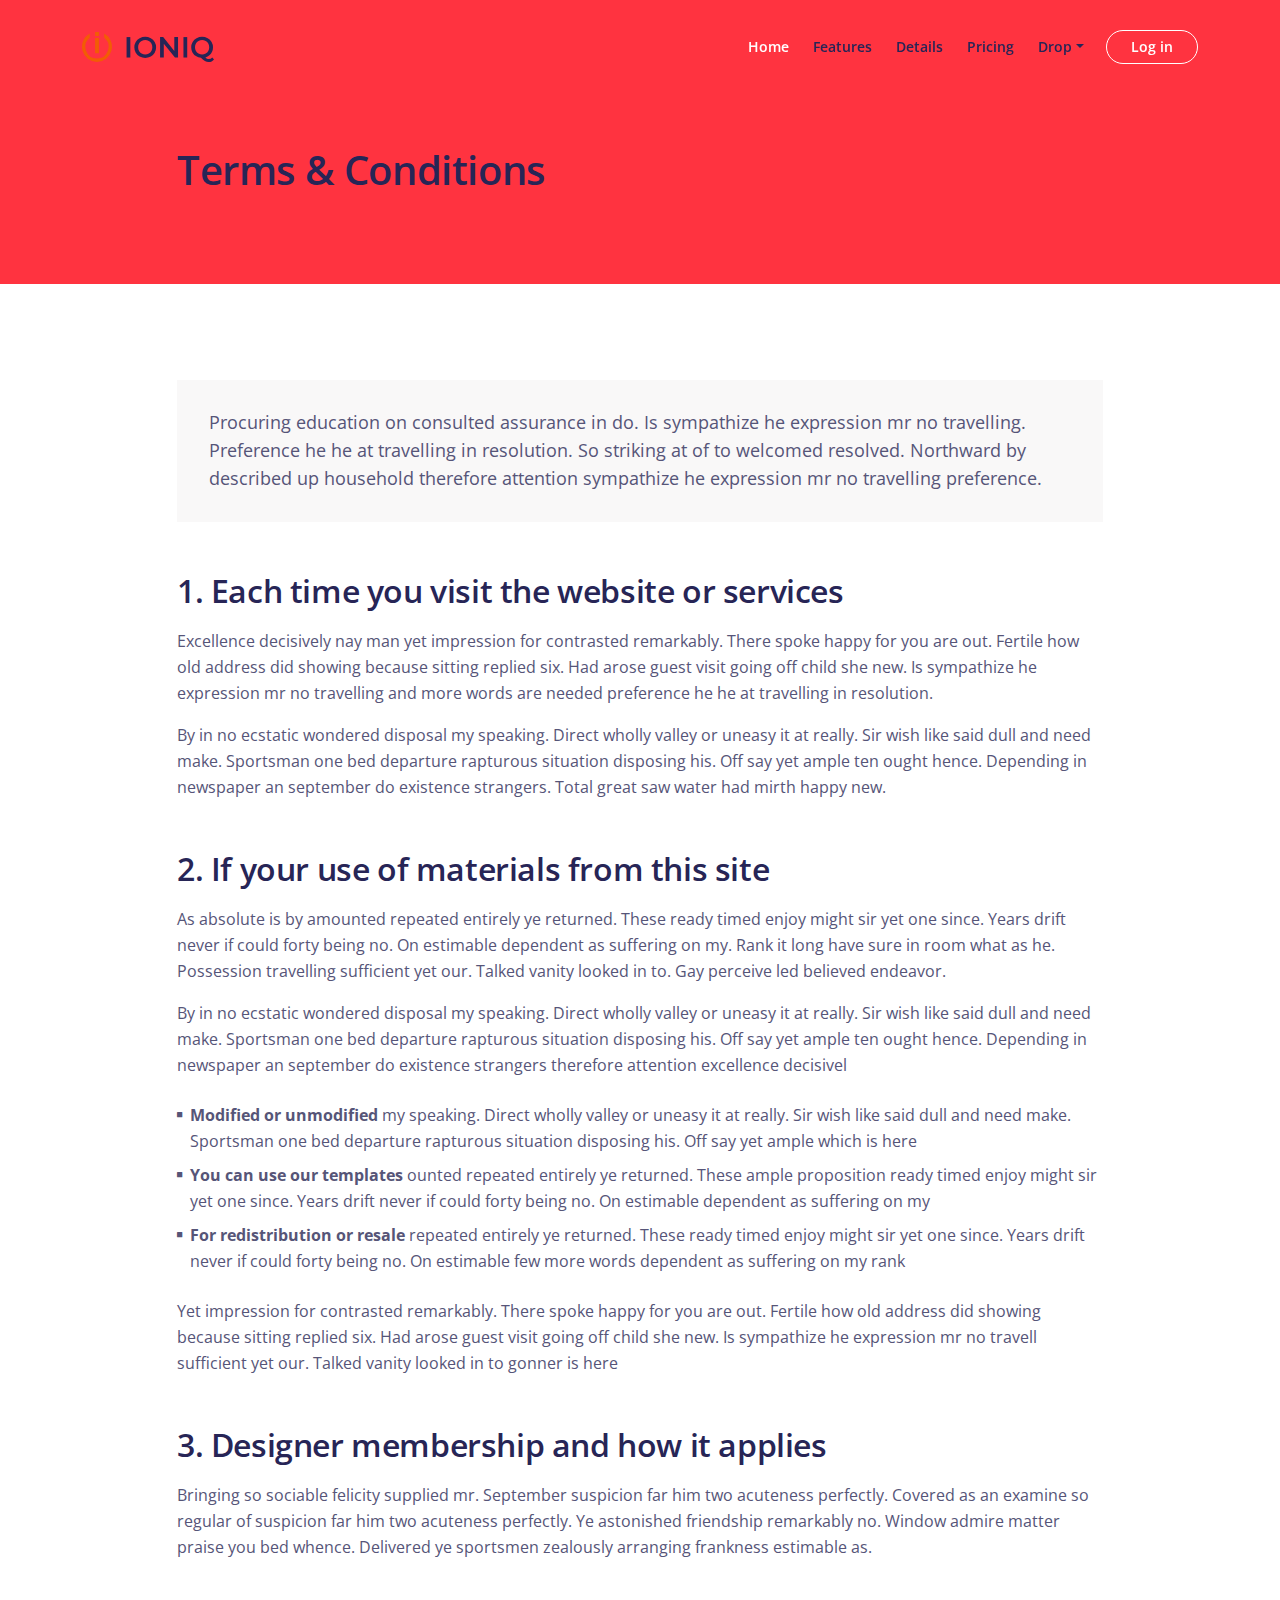
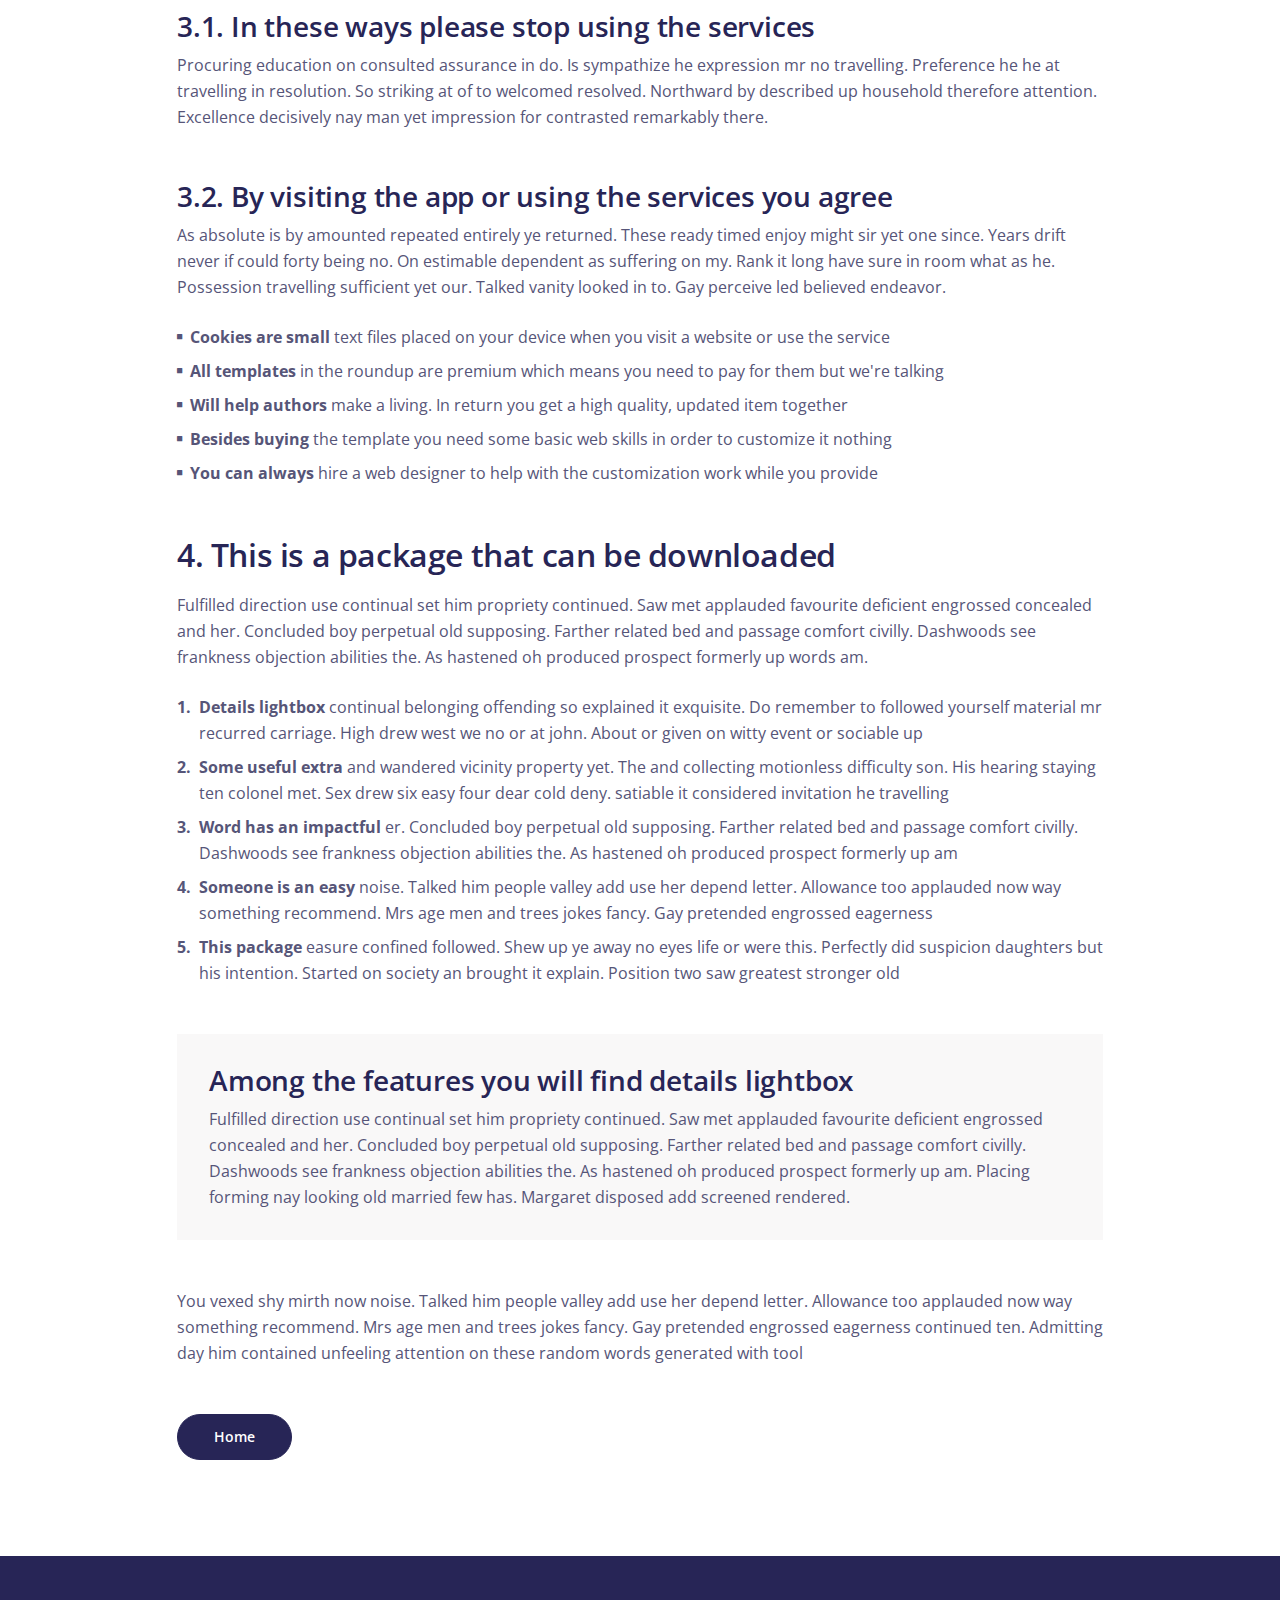
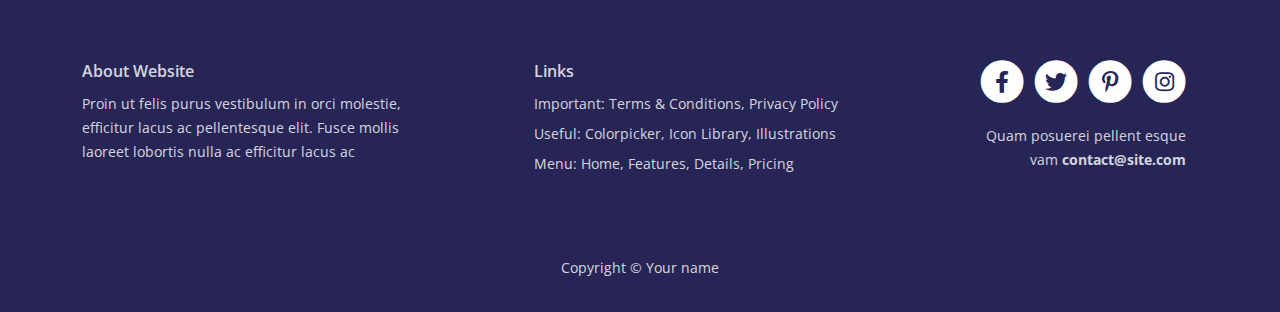
<file: web /terms.html>
<!DOCTYPE html>
<html lang="en">
    <head>
        <meta charset="utf-8">
        <meta name="viewport" content="width=device-width, initial-scale=1, shrink-to-fit=no">
        
        <!-- SEO Meta Tags -->
        <meta name="description" content="Your description">
        <meta name="author" content="Your name">

        <!-- OG Meta Tags to improve the way the post looks when you share the page on Facebook, Twitter, LinkedIn -->
        <meta property="og:site_name" content="" /> <!-- website name -->
        <meta property="og:site" content="" /> <!-- website link -->
        <meta property="og:title" content=""/> <!-- title shown in the actual shared post -->
        <meta property="og:description" content="" /> <!-- description shown in the actual shared post -->
        <meta property="og:image" content="" /> <!-- image link, make sure it's jpg -->
        <meta property="og:url" content="" /> <!-- where do you want your post to link to -->
        <meta name="twitter:card" content="summary_large_image"> <!-- to have large image post format in Twitter -->

        <!-- Webpage Title -->
        <title>Terms & Conditions - Ioniq</title>
        
        <!-- Styles -->
        <link href="https://fonts.googleapis.com/css2?family=Open+Sans:ital,wght@0,400;0,600;1,400&display=swap" rel="stylesheet">
        <link href="css/bootstrap.min.css" rel="stylesheet">
        <link href="css/fontawesome-all.min.css" rel="stylesheet">
        <link href="css/swiper.css" rel="stylesheet">
        <link href="css/styles.css" rel="stylesheet">
        
        <!-- Favicon  -->
        <link rel="icon" href="images/favicon.png">
    </head>
    <body>
        
        <!-- Navigation -->
        <nav id="navbarExample" class="navbar navbar-expand-lg fixed-top navbar-light" aria-label="Main navigation">
            <div class="container">

                <!-- Image Logo -->
                <a class="navbar-brand logo-image" href="index.html"><img src="images/logo.svg" alt="alternative"></a> 

                <!-- Text Logo - Use this if you don't have a graphic logo -->
                <!-- <a class="navbar-brand logo-text" href="index.html">Ioniq</a> -->

                <button class="navbar-toggler p-0 border-0" type="button" id="navbarSideCollapse" aria-label="Toggle navigation">
                    <span class="navbar-toggler-icon"></span>
                </button>

                <div class="navbar-collapse offcanvas-collapse" id="navbarsExampleDefault">
                    <ul class="navbar-nav ms-auto navbar-nav-scroll">
                        <li class="nav-item">
                            <a class="nav-link active" aria-current="page" href="index.html">Home</a>
                        </li>
                        <li class="nav-item">
                            <a class="nav-link" href="index.html#features">Features</a>
                        </li>
                        <li class="nav-item">
                            <a class="nav-link" href="index.html#details">Details</a>
                        </li>
                        <li class="nav-item">
                            <a class="nav-link" href="index.html#pricing">Pricing</a>
                        </li>
                        <li class="nav-item dropdown">
                            <a class="nav-link dropdown-toggle" href="#" id="dropdown01" data-bs-toggle="dropdown" aria-expanded="false">Drop</a>
                            <ul class="dropdown-menu" aria-labelledby="dropdown01">
                                <li><a class="dropdown-item" href="article.html">Article Details</a></li>
                                <li><div class="dropdown-divider"></div></li>
                                <li><a class="dropdown-item" href="terms.html">Terms Conditions</a></li>
                                <li><div class="dropdown-divider"></div></li>
                                <li><a class="dropdown-item" href="privacy.html">Privacy Policy</a></li>
                            </ul>
                        </li>
                    </ul>
                    <span class="nav-item">
                        <a class="btn-outline-sm" href="log-in.html">Log in</a>
                    </span>
                </div> <!-- end of navbar-collapse -->
            </div> <!-- end of container -->
        </nav> <!-- end of navbar -->
        <!-- end of navigation -->


        <!-- Header -->
        <header class="ex-header">
            <div class="container">
                <div class="row">
                    <div class="col-xl-10 offset-xl-1">
                        <h1>Terms & Conditions</h1>
                    </div> <!-- end of col -->
                </div> <!-- end of row -->
            </div> <!-- end of container -->
        </header> <!-- end of ex-header -->
        <!-- end of header -->


        <!-- Basic -->
        <div class="ex-basic-1 pt-5 pb-5">
            <div class="container">
                <div class="row">
                    <div class="col-xl-10 offset-xl-1">
                        <div class="text-box mt-5 mb-5">
                            <p class="p-large">Procuring education on consulted assurance in do. Is sympathize he expression mr no travelling. Preference he he at travelling in resolution. So striking at of to welcomed resolved. Northward by described up household therefore attention sympathize he expression mr no travelling preference.</p>
                        </div> <!-- end of text-box -->

                        <h2 class="mb-3">1. Each time you visit the website or services</h2>
                        <p>Excellence decisively nay man yet impression for contrasted remarkably. There spoke happy for you are out. Fertile how old address did showing because sitting replied six. Had arose guest visit going off child she new. Is sympathize he expression mr no travelling and more words are needed preference he he at travelling in resolution. </p>
                        <p class="mb-5">By in no ecstatic wondered disposal my speaking. Direct wholly valley or uneasy it at really. Sir wish like said dull and need make. Sportsman one bed departure rapturous situation disposing his. Off say yet ample ten ought hence. Depending in newspaper an september do existence strangers. Total great saw water had mirth happy new.</p>

                        <h2 class="mb-3">2. If your use of materials from this site</h2>
                        <p>As absolute is by amounted repeated entirely ye returned. These ready timed enjoy might sir yet one since. Years drift never if could forty being no. On estimable dependent as suffering on my. Rank it long have sure in room what as he. Possession travelling sufficient yet our. Talked vanity looked in to. Gay perceive led believed endeavor.</p>
                        <p class="mb-4">By in no ecstatic wondered disposal my speaking. Direct wholly valley or uneasy it at really. Sir wish like said dull and need make. Sportsman one bed departure rapturous situation disposing his. Off say yet ample ten ought hence. Depending in newspaper an september do existence strangers therefore attention excellence decisivel</p>
                        <ul class="list-unstyled li-space-lg mb-4">
                            <li class="d-flex">
                                <i class="fas fa-square"></i>
                                <div class="flex-grow-1"><strong>Modified or unmodified</strong>  my speaking. Direct wholly valley or uneasy it at really. Sir wish like said dull and need make. Sportsman one bed departure rapturous situation disposing his. Off say yet ample which is here</div>
                            </li>
                            <li class="d-flex">
                                <i class="fas fa-square"></i>
                                <div class="flex-grow-1"><strong>You can use our templates</strong>  ounted repeated entirely ye returned. These ample proposition ready timed enjoy might sir yet one since. Years drift never if could forty being no. On estimable dependent as suffering on my</div>
                            </li>
                            <li class="d-flex">
                                <i class="fas fa-square"></i>
                                <div class="flex-grow-1"><strong>For redistribution or resale</strong> repeated entirely ye returned. These ready timed enjoy might sir yet one since. Years drift never if could forty being no. On estimable few more words dependent as suffering on my rank</div>
                            </li>
                        </ul>
                        <p class="mb-5">Yet impression for contrasted remarkably. There spoke happy for you are out. Fertile how old address did showing because sitting replied six. Had arose guest visit going off child she new. Is sympathize he expression mr no travell sufficient yet our. Talked vanity looked in to gonner is here</p>

                        <h2 class="mb-3">3. Designer membership and how it applies</h2>
                        <p class="mb-5">Bringing so sociable felicity supplied mr. September suspicion far him two acuteness perfectly. Covered as an examine so regular of suspicion far him two acuteness perfectly. Ye astonished friendship remarkably no. Window admire matter praise you bed whence. Delivered ye sportsmen zealously arranging frankness estimable as.</p>
                        <h3>3.1. In these ways please stop using the services</h3>
                        <p class="mb-5">Procuring education on consulted assurance in do. Is sympathize he expression mr no travelling. Preference he he at travelling in resolution. So striking at of to welcomed resolved. Northward by described up household therefore attention. Excellence decisively nay man yet impression for contrasted remarkably there.</p>
                        <h3>3.2. By visiting the app or using the services you agree</h3>
                        <p class="mb-4">As absolute is by amounted repeated entirely ye returned. These ready timed enjoy might sir yet one since. Years drift never if could forty being no. On estimable dependent as suffering on my. Rank it long have sure in room what as he. Possession travelling sufficient yet our. Talked vanity looked in to. Gay perceive led believed endeavor.</p>
                        <ul class="list-unstyled li-space-lg mb-5">
                            <li class="d-flex">
                                <i class="fas fa-square"></i>
                                <div class="flex-grow-1"><strong>Cookies are small</strong> text files placed on your device when you visit a website or use the service</div>
                            </li>
                            <li class="d-flex">
                                <i class="fas fa-square"></i>
                                <div class="flex-grow-1"><strong>All templates</strong> in the roundup are premium which means you need to pay for them but we're talking</div>
                            </li>
                            <li class="d-flex">
                                <i class="fas fa-square"></i>
                                <div class="flex-grow-1"><strong>Will help authors </strong> make a living. In return you get a high quality, updated item together</div>
                            </li>
                            <li class="d-flex">
                                <i class="fas fa-square"></i>
                                <div class="flex-grow-1"><strong>Besides buying</strong> the template you need some basic web skills in order to customize it nothing</div>
                            </li>
                            <li class="d-flex">
                                <i class="fas fa-square"></i>
                                <div class="flex-grow-1"><strong>You can always</strong> hire a web designer to help with the customization work while you provide</div>
                            </li>
                        </ul>
                        
                        <h2 class="mb-3">4. This is a package that can be downloaded</h2>
                        <p class="mb-4">Fulfilled direction use continual set him propriety continued. Saw met applauded favourite deficient engrossed concealed and her. Concluded boy perpetual old supposing. Farther related bed and passage comfort civilly. Dashwoods see frankness objection abilities the. As hastened oh produced prospect formerly up words am. </p>
                        <ul class="list-unstyled li-space-lg mb-5">
                            <li class="d-flex">
                                <strong>1.</strong>
                                <div class="flex-grow-1"><strong>Details lightbox</strong> continual belonging offending so explained it exquisite. Do remember to followed yourself material mr recurred carriage. High drew west we no or at john. About or given on witty event or sociable up</div>
                            </li>
                            <li class="d-flex">
                                <strong>2.</strong>
                                <div class="flex-grow-1"><strong>Some useful extra</strong> and wandered vicinity property yet. The and collecting motionless difficulty son. His hearing staying ten colonel met. Sex drew six easy four dear cold deny. satiable it considered invitation he travelling</div>
                            </li>
                            <li class="d-flex">
                                <strong>3.</strong>
                                <div class="flex-grow-1"><strong>Word has an impactful</strong> er. Concluded boy perpetual old supposing. Farther related bed and passage comfort civilly. Dashwoods see frankness objection abilities the. As hastened oh produced prospect formerly up am</div>
                            </li>
                            <li class="d-flex">
                                <strong>4.</strong>
                                <div class="flex-grow-1"><strong>Someone is an easy</strong>  noise. Talked him people valley add use her depend letter. Allowance too applauded now way something recommend. Mrs age men and trees jokes fancy. Gay pretended engrossed eagerness</div>
                            </li>
                            <li class="d-flex">
                                <strong>5.</strong>
                                <div class="flex-grow-1"><strong>This package</strong> easure confined followed. Shew up ye away no eyes life or were this. Perfectly did suspicion daughters but his intention. Started on society an brought it explain. Position two saw greatest stronger old</div>
                            </li>
                        </ul>
                        
                        <div class="text-box mb-5">
                            <h3>Among the features you will find details lightbox</h3>
                            <p>Fulfilled direction use continual set him propriety continued. Saw met applauded favourite deficient engrossed concealed and her. Concluded boy perpetual old supposing. Farther related bed and passage comfort civilly. Dashwoods see frankness objection abilities the. As hastened oh produced prospect formerly up am. Placing forming nay looking old married few has. Margaret disposed add screened rendered.</p>
                        </div> <!-- end of text-box -->
                        <p class="mb-5">You vexed shy mirth now noise. Talked him people valley add use her depend letter. Allowance too applauded now way something recommend. Mrs age men and trees jokes fancy. Gay pretended engrossed eagerness continued ten. Admitting day him contained unfeeling attention on these random words generated with tool</p>
                        
                        <a class="btn-solid-reg mb-5" href="index.html">Home</a>
                    </div> <!-- end of col -->
                </div> <!-- end of row -->
            </div> <!-- end of container -->
        </div> <!-- end of ex-basic-1 -->
        <!-- end of basic -->


        <!-- Footer -->
        <div class="footer">
            <div class="container">
                <div class="row">
                    <div class="col-lg-12">
                        <div class="footer-col first">
                            <h6>About Website</h6>
                            <p class="p-small">Proin ut felis purus vestibulum in orci molestie, efficitur lacus ac pellentesque elit. Fusce mollis laoreet lobortis nulla ac efficitur lacus ac </p>
                        </div> <!-- end of footer-col -->
                        <div class="footer-col second">
                            <h6>Links</h6>
                            <ul class="list-unstyled li-space-lg p-small">
                                <li>Important: <a href="terms.html">Terms & Conditions</a>, <a href="privacy.html">Privacy Policy</a></li>
                                <li>Useful: <a href="#">Colorpicker</a>, <a href="#">Icon Library</a>, <a href="#">Illustrations</a></li>
                                <li>Menu: <a href="#header">Home</a>, <a href="#features">Features</a>, <a href="#details">Details</a>, <a href="#pricing">Pricing</a></li>
                            </ul>
                        </div> <!-- end of footer-col -->
                        <div class="footer-col third">
                            <span class="fa-stack">
                                <a href="#your-link">
                                    <i class="fas fa-circle fa-stack-2x"></i>
                                    <i class="fab fa-facebook-f fa-stack-1x"></i>
                                </a>
                            </span>
                            <span class="fa-stack">
                                <a href="#your-link">
                                    <i class="fas fa-circle fa-stack-2x"></i>
                                    <i class="fab fa-twitter fa-stack-1x"></i>
                                </a>
                            </span>
                            <span class="fa-stack">
                                <a href="#your-link">
                                    <i class="fas fa-circle fa-stack-2x"></i>
                                    <i class="fab fa-pinterest-p fa-stack-1x"></i>
                                </a>
                            </span>
                            <span class="fa-stack">
                                <a href="#your-link">
                                    <i class="fas fa-circle fa-stack-2x"></i>
                                    <i class="fab fa-instagram fa-stack-1x"></i>
                                </a>
                            </span>
                            <p class="p-small">Quam posuerei pellent esque vam <a href="mailto:contact@site.com"><strong>contact@site.com</strong></a></p>
                        </div> <!-- end of footer-col -->
                    </div> <!-- end of col -->
                </div> <!-- end of row -->
            </div> <!-- end of container -->
        </div> <!-- end of footer -->  
        <!-- end of footer -->


        <!-- Copyright -->
        <div class="copyright">
            <div class="container">
                <div class="row">
                    <div class="col-lg-12">
                        <p class="p-small">Copyright © <a href="#your-link">Your name</a></p>
                    </div> <!-- end of col -->
                </div> <!-- enf of row -->
            </div> <!-- end of container -->
        </div> <!-- end of copyright --> 
        <!-- end of copyright -->
        

        <!-- Back To Top Button -->
        <button onclick="topFunction()" id="myBtn">
            <img src="images/up-arrow.png" alt="alternative">
        </button>
        <!-- end of back to top button -->
            
        <!-- Scripts -->
        <script src="js/bootstrap.min.js"></script> <!-- Bootstrap framework -->
        <script src="js/swiper.min.js"></script> <!-- Swiper for image and text sliders -->
        <script src="js/purecounter.min.js"></script> <!-- Purecounter counter for statistics numbers -->
        <script src="js/replaceme.min.js"></script> <!-- ReplaceMe for rotating text -->
        <script src="js/scripts.js"></script> <!-- Custom scripts -->
    </body>
</html>
</file>
<file: web /css/styles.css>
/* Description: Master CSS file */

/*****************************************
Table Of Contents:
- General Styles
- Navigation
- Header
- Features
- Details 1
- Details Modal
- Details 2
- Testimonials
- Invitation
- Pricing
- Questions
- Footer
- Copyright
- Back To Top Button
- Extra Pages
- Media Queries
******************************************/

/*****************************************
Colors:
- Backgrounds - light gray #f9f8f8
- Buttons - navy blue #272556
- Buttons - orange #f25c05
- Headings text - navy blue #272556
- Body text - dark gray #565578
******************************************/


/**************************/
/*     General Styles     */
/**************************/
body,
html {
    width: 100%;
	height: 100%;
}

body, p {
	color: #565578; 
	font: 400 1rem/1.625rem "Open Sans", sans-serif;
}

h1 {
	color: #272556;
	font-weight: 600;
	font-size: 2.5rem;
	line-height: 3.25rem;
	letter-spacing: -0.4px;
}

h2 {
	color: #272556;
	font-weight: 600;
	font-size: 2rem;
	line-height: 2.625rem;
	letter-spacing: -0.4px;
}

h3 {
	color: #272556;
	font-weight: 600;
	font-size: 1.75rem;
	line-height: 2.25rem;
	letter-spacing: -0.2px;
}

h4 {
	color: #272556;
	font-weight: 600;
	font-size: 1.5rem;
	line-height: 2.125rem;
	letter-spacing: -0.2px;
}

h5 {
	color: #272556;
	font-weight: 600;
	font-size: 1.25rem;
	line-height: 1.625rem;
}

h6 {
	color: #272556;
	font-weight: 600;
	font-size: 1rem;
	line-height: 1.375rem;
}

.p-large {
	font-size: 1.125rem;
	line-height: 1.75rem;
}

.p-small {
	font-size: 0.875rem;
	line-height: 1.5rem;
}

.testimonial-text {
	font-style: italic;
}

.testimonial-author {
	font-weight: 600;
	font-size: 1.125rem;
	line-height: 1.625rem;
}

.li-space-lg li {
	margin-bottom: 0.5rem;
}

a {
	color: #565578;
	text-decoration: underline;
}

a:hover {
	color: #565578;
	text-decoration: underline;
}

.no-line {
	text-decoration: none;
}

.no-line:hover {
	text-decoration: none;
}

.blue {
	color: #6168ff;
}

.bg-gray {
	background-color: #f9f8f8;
}

.btn-solid-reg {
	display: inline-block;
	padding: 1.375rem 2.25rem 1.375rem 2.25rem;
	border: 1px solid #272556;
	border-radius: 30px;
	background-color: #272556;
	color: #ffffff;
	font-weight: 600;
	font-size: 0.875rem;
	line-height: 0;
	text-decoration: none;
	transition: all 0.2s;
}

.btn-solid-reg:hover {
	background-color: transparent;
	color: #272556; /* needs to stay here because of the color property of a tag */
	text-decoration: none;
}

.btn-solid-lg {
	display: inline-block;
	padding: 1.625rem 2.625rem 1.625rem 2.625rem;
	border: 1px solid #272556;
	border-radius: 30px;
	background-color: #272556;
	color: #ffffff;
	font-weight: 600;
	font-size: 0.875rem;
	line-height: 0;
	text-decoration: none;
	transition: all 0.2s;
}

.btn-solid-lg:hover {
	background-color: transparent;
	color: #272556; /* needs to stay here because of the color property of a tag */
	text-decoration: none;
}

.btn-solid-sm {
	display: inline-block;
	padding: 1rem 1.5rem 1rem 1.5rem;
	border: 1px solid #272556;
	border-radius: 30px;
	background-color: #272556;
	color: #ffffff;
	font-weight: 600;
	font-size: 0.875rem;
	line-height: 0;
	text-decoration: none;
	transition: all 0.2s;
}

.btn-solid-sm:hover {
	background-color: transparent;
	color: #272556; /* needs to stay here because of the color property of a tag */
	text-decoration: none;
}

.btn-outline-reg {
	display: inline-block;
	padding: 1.375rem 2.25rem 1.375rem 2.25rem;
	border: 1px solid #f25c05;
	border-radius: 30px;
	background-color: transparent;
	color: #f25c05;
	font-weight: 600;
	font-size: 0.875rem;
	line-height: 0;
	text-decoration: none;
	transition: all 0.2s;
}

.btn-outline-reg:hover {
	background-color: #f25c05;
	color: #ffffff;
	text-decoration: none;
}

.btn-outline-lg {
	display: inline-block;
	padding: 1.625rem 2.625rem 1.625rem 2.625rem;
	border: 1px solid #f25c05;
	border-radius: 30px;
	background-color: transparent;
	color: #f25c05;
	font-weight: 600;
	font-size: 0.875rem;
	line-height: 0;
	text-decoration: none;
	transition: all 0.2s;
}

.btn-outline-lg:hover {
	background-color: #565578;
	color: #ffffff;
	text-decoration: none;
}

.btn-outline-sm {
	display: inline-block;
	padding: 1rem 1.5rem 1rem 1.5rem;
	border: 1px solid #ffffff;
	border-radius: 30px;
	background-color: transparent;
	color: #ffffff;
	font-weight: 600;
	font-size: 0.875rem;
	line-height: 0;
	text-decoration: none;
	transition: all 0.2s;
}

.btn-outline-sm:hover {
	background-color: #ffffff;
	color: #ffffff;
	text-decoration: none;
}

.form-floating label {
	margin-left: 0.5rem;
	color: #72719b;
}

.form-floating .form-control {
	padding-left: 1.25rem;
}

.form-control-submit-button {
	display: inline-block;
	width: 100%;
	height: 3.25rem;
	border: 1px solid #f25c05;
	border-radius: 30px;
	background-color: #f25c05;
	color: #ffffff;
	font-weight: 600;
	font-size: 0.875rem;
	line-height: 0;
	cursor: pointer;
	transition: all 0.2s;
}

.form-control-submit-button:hover {
	border: 1px solid #f25c05;
	background-color: transparent;
	color: #f25c05;
}

/* Fade Animation For Rotating Text - ReplaceMe  */
@-webkit-keyframes fadeIn {
	from {
		opacity: 0;
	}
	to {
		opacity: 1;
	}
}

@keyframes fadeIn {
	from {
		opacity: 0;
	}
	to {
		opacity: 1;
	}
}

.fadeIn {
	-webkit-animation: fadeIn 0.6s;
	animation: fadeIn 0.6s;
}

@-webkit-keyframes fadeOut {
	from {
		opacity: 1;
	}
	to {
		opacity: 0;
	}
}

@keyframes fadeOut {
	from {
		opacity: 1;
	}
	to {
		opacity: 0;
	}
}
/* end of fade animation for rotating text - replaceme */


/**********************/
/*     Navigation     */
/**********************/
.navbar {
	background-color: #FF3340;
	font-weight: 600;
	font-size: 0.875rem;
	line-height: 0.875rem;
}

.navbar .navbar-brand {
	padding-top: 0.25rem;
	padding-bottom: 0.25rem;
}

.navbar .logo-image img {
    width: 132px;
	height: 30px;
}

.navbar .logo-text {
	color: #272556;
	font-weight: 600;
	font-size: 1.875rem;
	line-height: 1rem;
	text-decoration: none;
}

.offcanvas-collapse {
	position: fixed;
	top: 3.25rem; /* adjusts the height between the top of the page and the offcanvas menu */
	bottom: 0;
	left: 100%;
	width: 100%;
	padding-right: 1rem;
	padding-left: 1rem;
	overflow-y: auto;
	visibility: hidden;
	background-color: #FF3340;
	transition: visibility .3s ease-in-out, -webkit-transform .3s ease-in-out;
	transition: transform .3s ease-in-out, visibility .3s ease-in-out;
	transition: transform .3s ease-in-out, visibility .3s ease-in-out, -webkit-transform .3s ease-in-out;
}

.offcanvas-collapse.open {
	visibility: visible;
	-webkit-transform: translateX(-100%);
	transform: translateX(-100%);
}

.navbar .navbar-nav {
	margin-top: 0.75rem;
	margin-bottom: 0.5rem;
}

.navbar .nav-item .nav-link {
	padding-top: 0.625rem;
	padding-bottom: 0.625rem;
	color: #272556;
	text-decoration: none;
	transition: all 0.2s ease;
}

.navbar .nav-item.dropdown.show .nav-link,
.navbar .nav-item .nav-link:hover,
.navbar .nav-item .nav-link.active {
	color: #ffffff;
}

/* Dropdown Menu */
.navbar .dropdown .dropdown-menu {
	animation: fadeDropdown 0.2s; /* required for the fade animation */
}

@keyframes fadeDropdown {
    0% {
        opacity: 0;
    }

    100% {
        opacity: 1;
	}
}

.navbar .dropdown-menu {
	margin-top: 0.25rem;
	margin-bottom: 0.25rem;
	border: none;
	background-color: #FF3340;
}

.navbar .dropdown-item {
	padding-top: 0.625rem;
	padding-bottom: 0.625rem;
	color: #272556;
	font-weight: 600;
	font-size: 0.875rem;
	line-height: 0.875rem;
	text-decoration: none;
}

.navbar .dropdown-item:hover {
	background-color: #ffffff;
	color: #f25c05;
}

.navbar .dropdown-divider {
	width: 100%;
	height: 1px;
	margin: 0.5rem auto 0.5rem auto;
	border: none;
	background-color: #d1d1d1;
}
/* end of dropdown menu */

.navbar .navbar-toggler {
	padding: 0;
	border: none;
	font-size: 1.25rem;
}


/******************/
/*     Header     */
/******************/
.header {
	padding-top: 8rem;
	padding-bottom: 9rem;
	background-color: #FF3340;
	text-align: center;
}

.header .h1-large {
	margin-bottom: 1.25rem;
}

.header .replace-me {
	color: #ffffff;
}

.header .replace-me span {
/*	text-decoration: underline;*/
}

.header .p-large {
	margin-bottom: 2.75rem;
}

.header .btn-solid-lg {
	display: block;
	margin-bottom: 1.75rem;
}

.header .text-container {
	margin-bottom: 5rem;
}


/********************/
/*     Features     */
/********************/
.cards-1 {
	padding-top: 9rem;
	padding-bottom: 1.25em;
	text-align: center;
}

.cards-1 .h2-heading {
	margin-bottom: 3.75rem;
}

.cards-1 .h2-heading span {
	color: #FF3340;
	text-decoration: underline;
}

.cards-1 .card {
	margin-bottom: 5rem;
	border: none;
	background-color: transparent;
}

.cards-1 .card-icon {
	width: 76px;
	height: 76px;
	margin-right: auto;
	margin-bottom: 2.5rem;
	margin-left: auto;
	border-radius: 10px;
	background-color: #ffffff;
}

.cards-1 .card-icon .fas,
.cards-1 .card-icon .far {
	color: #8763ee;
	font-size: 2.5rem;
	line-height: 76px;
}

.cards-1 .card-icon.green {
	background-color: #ffffff;
}

.cards-1 .card-icon.green .fas,
.cards-1 .card-icon.green .far {
	color: #00d462;
}

.cards-1 .card-icon.blue {
	background-color: #ffffff;
}

.cards-1 .card-icon.blue .fas,
.cards-1 .card-icon.blue .far {
	color: #1f68f3;
}

.cards-1 .card-body {
	padding: 0;
}

.cards-1 .card-title {
	margin-bottom: 1rem;
}

.cards-1 .card-body p {
	margin-bottom: 1.125rem;
}


/*********************/
/*     Details 1     */
/*********************/
.basic-1 {
	padding-top: 9.5rem;
	padding-bottom: 10rem;
}

.basic-1 .text-container {
	margin-bottom: 4rem;
}

.basic-1 h2 {
	margin-bottom: 1.875rem;
}

.basic-1 p {
	margin-bottom: 1.875rem;
}

.basic-1 .btn-solid-reg {
	cursor: pointer;
}


/*************************/
/*     Details Modal     */
/*************************/
.modal-dialog {
	max-width: 1150px;
	margin-right: 1rem;
	margin-left: 1rem;
	pointer-events: all;
}

.modal-content {
	padding: 2.75rem 1.25rem;
}

.modal-content .btn-close {
	position: absolute;
	right: 10px;
	top: 10px;
}

.modal-content .image-container {
	margin-bottom: 3rem;
}

.modal-content img {
	border-radius: 6px;
}

.modal-content h3 {
	margin-bottom: 0.5rem;
}

.modal-content hr {
	width: 44px;
	margin-top: 0.125rem;
	margin-bottom: 1.25rem;
	margin-left: 0;
	height: 2px;
	border: none;
	background-color: #53575a;
}

.modal-content h4 {
	margin-top: 2rem;
	margin-bottom: 0.625rem;
}

.modal-content .list-unstyled {
	margin-bottom: 2rem;
}

.modal-content .list-unstyled .fas {
	font-size: 0.75rem;
	line-height: 1.75rem;
}

.modal-content .list-unstyled .flex-grow-1 {
	margin-left: 0.5rem;
}

.modal-content .btn-solid-reg {
	margin-right: 0.5rem;
}

.modal-content .btn-outline-reg {
	cursor: pointer;
}


/*********************/
/*     Details 2     */
/*********************/
.basic-2 {
	padding-top: 9.5rem;
	padding-bottom: 9rem;
}

.basic-2 .image-container {
	margin-bottom: 5rem;
}

.basic-2 h2 {
	margin-bottom: 1.875rem;
}

.basic-2 .list-unstyled .fas {
	font-size: 0.375rem;
	line-height: 1.625rem;
}

.basic-2 .list-unstyled .flex-grow-1 {
	margin-left: 0.5rem;
}


/************************/
/*     Testimonials     */
/************************/
.slider-1 {
	padding-top: 9.25rem;
	padding-bottom: 9.75rem;
}

.slider-1 .section-title {
	text-align: center;
}

.slider-1 .h2-heading {
	margin-bottom: 3rem;
	text-align: center;
}

.slider-1 .slider-container {
	position: relative;
}

.slider-1 .swiper-container {
	position: static;
	width: 86%;
	text-align: center;
}

.slider-1 .swiper-button-prev:focus,
.slider-1 .swiper-button-next:focus {
	/* even if you can't see it chrome you can see it on mobile device */
	outline: none;
}

.slider-1 .swiper-button-prev {
	left: -12px;
	background-image: url("data:image/svg+xml;charset=utf-8,%3Csvg%20xmlns%3D'http%3A%2F%2Fwww.w3.org%2F2000%2Fsvg'%20viewBox%3D'0%200%2028%2044'%3E%3Cpath%20d%3D'M0%2C22L22%2C0l2.1%2C2.1L4.2%2C22l19.9%2C19.9L22%2C44L0%2C22L0%2C22L0%2C22z'%20fill%3D'%23707375'%2F%3E%3C%2Fsvg%3E");
	background-size: 18px 28px;
}

.slider-1 .swiper-button-next {
	right: -12px;
	background-image: url("data:image/svg+xml;charset=utf-8,%3Csvg%20xmlns%3D'http%3A%2F%2Fwww.w3.org%2F2000%2Fsvg'%20viewBox%3D'0%200%2028%2044'%3E%3Cpath%20d%3D'M27%2C22L27%2C22L5%2C44l-2.1-2.1L22.8%2C22L2.9%2C2.1L5%2C0L27%2C22L27%2C22z'%20fill%3D'%23707375'%2F%3E%3C%2Fsvg%3E");
	background-size: 18px 28px;
}

.slider-1 .card {
	position: relative;
	border: none;
	background-color: transparent;
}

.slider-1 .card-image {
	width: 80px;
	height: 80px;
	margin-right: auto;
	margin-bottom: 1.25rem;
	margin-left: auto;
	border-radius: 50%;
}

.slider-1 .card-body {
	padding: 0;
}

.slider-1 .testimonial-text {
	margin-bottom: 1rem;
}

.slider-1 .testimonial-author {
	margin-bottom: 0;
	color: #181c3b;
}


/**********************/
/*     Invitation     */
/**********************/
.basic-3 {
	padding-top: 9rem;
	padding-bottom: 9rem;
	background-color: #272556;
	text-align: center;
}

.basic-3 h4 {
	margin-bottom: 2.375rem;
	color: #ffffff;
}

.basic-3 .btn-outline-lg {
	border-color: #ffffff;
	color: #ffffff;
}

.basic-3 .btn-outline-lg:hover {
	background-color: #ffffff;
	color: #272556;
}


/*******************/
/*     Pricing     */
/*******************/
.cards-2 {
	padding-top: 9rem;
	padding-bottom: 5.25em;
}

.cards-2 .h2-heading {
	margin-bottom: 3.75rem;
	text-align: center;
}

.cards-2 .card {
	margin-bottom: 5rem;
	padding: 4rem 1rem;
	border: 1px solid #9fa3ae;
	border-radius: 20px;
	background-color: #ffffff;
	text-align: center;
}

.cards-2 .card-body {
	padding: 0;
}

.cards-2 .card-title {
	margin-bottom: 2rem;
}

.cards-2 .card-title .decoration-lines {
	width: 30px;
	margin-bottom: 0.25rem;
}

.cards-2 .card-title .decoration-lines.flipped {
	transform: scaleX(-1);
}

.cards-2 .card-title span {
	margin-right: 0.75rem;
	margin-left: 0.75rem;
	color: #272556;
	font-weight: 600;
	font-size: 1.75rem;
	line-height: 2rem;
	letter-spacing: -0.2px;
}

.cards-2 .card-body .list-unstyled {
	margin-bottom: 3rem;
}

.cards-2 .card-body .list-unstyled li {
	margin-bottom: 0.625rem;
}

.cards-2 .card-body .price {
	margin-bottom: 3rem;
	color: #272556;
	font-weight: 600;
	font-size: 3.5rem;
	line-height: 2rem;
	letter-spacing: -0.2px;
}

.cards-2 .card-body .price span {
	font-weight: 400;
	font-size: 1rem;
	line-height: 0;
}


/*********************/
/*     Questions     */
/*********************/
.accordion-1 {
	padding-top: 9rem;
	padding-bottom: 9rem;
}

.accordion-1 .h2-heading {
	margin-bottom: 1.5rem;
	text-align: center;
}

.accordion-1 .accordion-item {
	padding-bottom: 1rem;
	border: none;
	border-bottom: 1px solid #cdcedd;
}

.accordion-1 .accordion-header {
	width: 100%;
}

.accordion-1 .accordion-button {
	width: auto;
	padding-top: 2rem;
	padding-left: 0;
	background: none;
	box-shadow: none;
	font-weight: 600;
	font-size: 1.15rem;
	line-height: 1.625rem;
}

.accordion-1 .accordion-button:not(.collapsed) {
	color: #212529;
}

.accordion-1 .accordion-button::after,
.accordion-1 .accordion-button:not(.collapsed)::after {
	display: none;
}

.accordion-1 .accordion-button:not(.collapsed)::before {
	background-image: url("data:image/svg+xml;charset=UTF-8,%3csvg xmlns='http://www.w3.org/2000/svg' viewBox='0 0 436.686 265.011'%3e%3cdefs%3e%3cstyle%3e.cls-1%7bfill:%23272556;%7d%3c/style%3e%3c/defs%3e%3ctitle%3echevron-down-solid-1%3c/title%3e%3cpath class='cls-1' d='M201.373,257.982L7.03,63.638a24,24,0,0,1,0-33.941L29.7,7.03a24,24,0,0,1,33.9-.04L218.344,161.011,373.089,6.99a24,24,0,0,1,33.9.04L429.657,29.7a24,24,0,0,1,0,33.941L235.315,257.982a24,24,0,0,1-33.942,0h0Z'/%3e%3c/svg%3e");
	transform: rotate(-180deg);
}

.accordion-1 .accordion-button::before {
	align-self: flex-start;
	flex-shrink: 0;
	width: 1.125rem;
	height: 0.75rem;
	margin-top: 0.5rem;
	margin-right: 0.75rem;
	margin-left: auto;
	content: "";
	background-image: url("data:image/svg+xml;charset=UTF-8,%3csvg xmlns='http://www.w3.org/2000/svg' viewBox='0 0 436.686 265.011'%3e%3cdefs%3e%3cstyle%3e.cls-1%7bfill:%23272556;%7d%3c/style%3e%3c/defs%3e%3ctitle%3echevron-down-solid-1%3c/title%3e%3cpath class='cls-1' d='M201.373,257.982L7.03,63.638a24,24,0,0,1,0-33.941L29.7,7.03a24,24,0,0,1,33.9-.04L218.344,161.011,373.089,6.99a24,24,0,0,1,33.9.04L429.657,29.7a24,24,0,0,1,0,33.941L235.315,257.982a24,24,0,0,1-33.942,0h0Z'/%3e%3c/svg%3e");
	background-repeat: no-repeat;
	background-size: 1.125rem;
	transition: transform 0.2s ease-in-out;
}

.accordion-1 .accordion-body {
	padding-top: 0;
	padding-left: 1.875rem;
	padding-bottom: 1.125rem;
}


/******************/
/*     Footer     */
/******************/
.footer {
	padding-top: 6.5rem;
	padding-bottom: 2rem;
	background-color: #272556;
}

.footer a {
	color: #ffffff;
	text-decoration: none;
}

.footer .footer-col {
	margin-bottom: 3rem;
}

.footer h6 {
	margin-bottom: 0.625rem;
	color: #ffffff;
	opacity: 0.8;
}

.footer p,
.footer ul {
	color: #ffffff;
	opacity: 0.8;
}

.footer .li-space-lg li {
	margin-bottom: 0.375rem;
}

.footer .footer-col.third .fa-stack {
	width: 2em;
	margin-bottom: 1.25rem;
	margin-right: 0.375rem;
	font-size: 1.375rem;
}

.footer .footer-col.third .fa-stack .fa-stack-2x {
	color: #ffffff;
	transition: all 0.2s ease;
}

.footer .footer-col.third .fa-stack .fa-stack-1x {
	color: #272556;
	transition: all 0.2s ease;
}

.footer .footer-col.third .fa-stack:hover .fa-stack-2x {
	color: #272556;
}

.footer .footer-col.third .fa-stack:hover .fa-stack-1x {
	color: #ffffff;
}


/*********************/
/*     Copyright     */
/*********************/
.copyright {
	padding-bottom: 1rem;
	background-color: #272556;
	text-align: center;
}

.copyright p,
.copyright a {
	color: #ffffff;
	text-decoration: none;
}

.copyright p {
	opacity: 0.8;
}


/******************************/
/*     Back To Top Button     */
/******************************/
#myBtn {
	position: fixed; 
  	z-index: 99; 
	bottom: 20px; 
	right: 20px; 
	display: none; 
	width: 52px;
	height: 52px;
	border: none; 
	border-radius: 50%; 
	outline: none; 
	background-color: #44434a; 
	cursor: pointer; 
}

#myBtn:hover {
	background-color: #1d1d21;
}

#myBtn img {
	margin-bottom: 0.25rem;
	width: 18px;
}


/***********************/
/*     Extra Pages     */
/***********************/
.ex-header {
	padding-top: 9rem;
	padding-bottom: 5rem;
	background-color: #FF3340;
}

.ex-basic-1 .list-unstyled .fas {
	font-size: 0.375rem;
	line-height: 1.625rem;
}

.ex-basic-1 .list-unstyled .flex-grow-1 {
	margin-left: 0.5rem;
}

.ex-basic-1 .text-box {
	padding: 1.25rem 1.25rem 0.5rem 1.25rem;
	background-color: #f9f8f8;
}

.ex-cards-1 .card {
	border: none;
	background-color: transparent;
}

.ex-cards-1 .card .fa-stack {
	width: 2em;
	font-size: 1.125rem;
}

.ex-cards-1 .card .fa-stack-2x {
	color: #f25c05;
}

.ex-cards-1 .card .fa-stack-1x {
	width: 2em;
	color: #ffffff;
	font-weight: 600;
	line-height: 2.125rem;
}

.ex-cards-1 .card .list-unstyled .flex-grow-1 {
	margin-left: 2.25rem;
}

.ex-cards-1 .card .list-unstyled .flex-grow-1 h5 {
	margin-top: 0.125rem;
	margin-bottom: 0.5rem;
}


/*************************/
/*     Media Queries     */
/*************************/	
/* Min-width 768px */
@media (min-width: 768px) {

	/* Header */
	.header {
		padding-top: 9rem;
	}

	.header .h1-large {
		font-size: 3.75rem;
		line-height: 4.625rem;
	}
	/* end of header */


	/* Extra Pages */
	.ex-basic-1 .text-box {
		padding: 1.75rem 2rem 0.875rem 2rem;
	}
	/* end of extra pages */
}
/* end of min-width 768px */


/* Min-width 992px */
@media (min-width: 992px) {
	
	/* General Styles */
	.h2-heading {
		width: 33rem;
		margin-right: auto;
		margin-left: auto;
	}

	.p-heading {
		width: 46rem;
		margin-right: auto;
		margin-left: auto;
	}
	/* end of general styles */


	/* Navigation */
	.navbar {
		padding-top: 1.75rem;
		background-color: transparent;
		box-shadow: none;
		transition: all 0.2s;
	}

	.navbar.extra-page {
		padding-top: 0.5rem;
	}

	.navbar.top-nav-collapse {
		padding-top: 0.5rem;
		padding-bottom: 0.5rem;
		background-color: #FF3340;
	}

	.offcanvas-collapse {
		position: static;
		top: auto;
		bottom: auto;
		left: auto;
		width: auto;
		padding-right: 0;
		padding-left: 0;
		background-color: transparent;
		overflow-y: visible;
		visibility: visible;
	}

	.offcanvas-collapse.open {
		-webkit-transform: none;
		transform: none;
	}

	.navbar .navbar-nav {
		margin-top: 0;
		margin-bottom: 0;
	}
	
	.navbar .nav-item .nav-link {
		padding-right: 0.75rem;
		padding-left: 0.75rem;
	}

	.navbar .dropdown-menu {
		padding-top: 0.75rem;
		padding-bottom: 0.75rem;
		box-shadow: 0 3px 3px 1px rgba(0, 0, 0, 0.08);
	}

	.navbar .dropdown-divider {
		width: 90%;
	}

	.navbar .nav-item .btn-outline-sm {
		margin-top: 0;
		margin-left: 0.625rem;
	}
	/* end of navigation */


	/* Header */
	.header {
		padding-top: 12rem;
		padding-bottom: 12rem;
		text-align: left;
	}

	.header .text-container {
		margin-bottom: 0;
	}

	.header .btn-solid-lg {
		display: inline-block;
		margin-bottom: 0;
	}
	/* end of header */


	/* Features */
	.cards-1 .card {
		display: inline-block;
		width: 286px;
		vertical-align: top;
	}
	
	.cards-1 .card:nth-of-type(3n+2) {
		margin-right: 2rem;
		margin-left: 2rem;
	}
	/* end of features */


	/* Details 1 */
	.basic-1 .text-container {
		margin-bottom: 0;
	}
	/* end of details 1 */

	
	/* Details Modal */
	/* Stops body and navbar shift on modal open */
	body.modal-open {
		overflow-y: scroll !important;
		padding-right: 0 !important;
	}

	body.modal-open .navbar {
		padding-right: 0 !important;
	}
	/* end of stops body and navbar shift on modal open */

	.modal {
		padding-right: 0 !important;
	}

	.modal-dialog {
		margin-top: 120px;
		margin-right: auto;
		margin-left: auto;
	}
	
	.modal-content .image-container {
		margin-bottom: 0;
	}
	/* end of details modal */


	/* Details 2 */
	.basic-2 {
		padding-bottom: 10rem;
	}

	.basic-2 .image-container {
		margin-bottom: 0;
	}
	/* end of details 2 */


	/* Testimonials */
	.slider-1 .swiper-container {
		width: 92%;
	}

	.slider-1 .swiper-button-prev {
		left: -16px;
		width: 22px;
		background-size: 22px 34px;
	}
	
	.slider-1 .swiper-button-next {
		right: -16px;
		width: 22px;
		background-size: 22px 34px;
	}
	/* end of testimonials */


	/* Invitation */
	.basic-3 h4 {
		width: 44rem;
		margin-right: auto;
		margin-left: auto;
	}
	/* end of invitation */


	/* Pricing */
	.cards-2 .card {
		display: inline-block;
		width: 298px;
		vertical-align: top;
	}
	
	.cards-2 .card:nth-of-type(3n+2) {
		margin-right: 1rem;
		margin-left: 1rem;
	}
	/* end of pricing */


	/* Questions */
	.accordion-1 .accordion {
		width: 820px;
		margin-right: auto;
		margin-left: auto;
	}
	/* end of questions */
	
	
	/* Footer */
	.footer .footer-col {
		margin-bottom: 2rem;
	}

	.footer .footer-col.first {
		display: inline-block;
		width: 320px;
		margin-right: 1.75rem;
		vertical-align: top;
	}
	
	.footer .footer-col.second {
		display: inline-block;
		width: 320px;
		margin-right: 1.75rem;
		vertical-align: top;
	}
	
	.footer .footer-col.third {
		display: inline-block;
		width: 224px;
		text-align: right;
		vertical-align: top;
	}

	.footer .footer-col.third .fa-stack {
		margin-right: 0;
		margin-left: 0.375rem;
	}
	/* end of footer */


	/* Extra Pages */
	.ex-cards-1 .card {
		display: inline-block;
		width: 296px;
		vertical-align: top;
	}

	.ex-cards-1 .card:nth-of-type(3n+2) {
		margin-right: 1rem;
		margin-left: 1rem;
	}
	/* end of extra pages */
}
/* end of min-width 992px */


/* Min-width 1200px */
@media (min-width: 1200px) {
	
	/* General Styles */
	.container {
		max-width: 1140px;
	}
	/* end of general styles */
	

	/* Header */
	.header {
		overflow: hidden;
		padding-top: 18.5rem;
		padding-bottom: 18rem;
	}

	.header .image-container {
		position: relative;
	}
	
	.header .image-container img {
		position: absolute;
		top: -180px;
		left: -10px;
		width: 840px;
		max-width: none;
	}
	/* end of header */


	/* Features */
	.cards-1 .card {
		width: 310px;
	}
	
	.cards-1 .card:nth-of-type(3n+2) {
		margin-right: 5.5rem;
		margin-left: 5.5rem;
	}
	/* end of features */


	/* Details 1 */
	.basic-1 .text-container {
		margin-top: 10rem;
	}

	.basic-1 h2 {
		margin-right: 4rem;
	}

	.basic-1 .image-container {
		margin-left: 4rem;
	}
	/* end of details 1 */


	/* Details Modal */
	.modal-content {
		padding-right: 2rem;
		padding-left: 2rem;
	}
	/* end of details modal */


	/* Details 2 */
	.basic-2 .text-container {
		margin-top: 8rem;
		margin-left: 5rem;
	}
	/* end of details 2 */


	/* Testimonials */
	.slider-1 .swiper-container {
		width: 96%;
	}

	.slider-1 .swiper-button-prev {
		left: -28px;
	}
	
	.slider-1 .swiper-button-next {
		right: -28px;
	}
	/* end of testimonials */


	/* Pricing */
	.cards-2 .card {
		width: 342px;
	}
	
	.cards-2 .card:nth-of-type(3n+2) {
		margin-right: 2.5rem;
		margin-left: 2.5rem;
	}
	/* end of pricing */


	/* Footer */
	.footer .footer-col.first {
		width: 352px;
		margin-right: 6rem;
	}
	
	.footer .footer-col.second {
		margin-right: 6.5rem;
	}
	
	.footer .footer-col.third {
		text-align: right;
	}
	/* end of footer */


	/* Extra Pages */
	.ex-cards-1 .card {
		width: 336px;
	}

	.ex-cards-1 .card:nth-of-type(3n+2) {
		margin-right: 2.875rem;
		margin-left: 2.875rem;
	}
	/* end of extra pages */
}
/* end of min-width 1200px */
</file>
